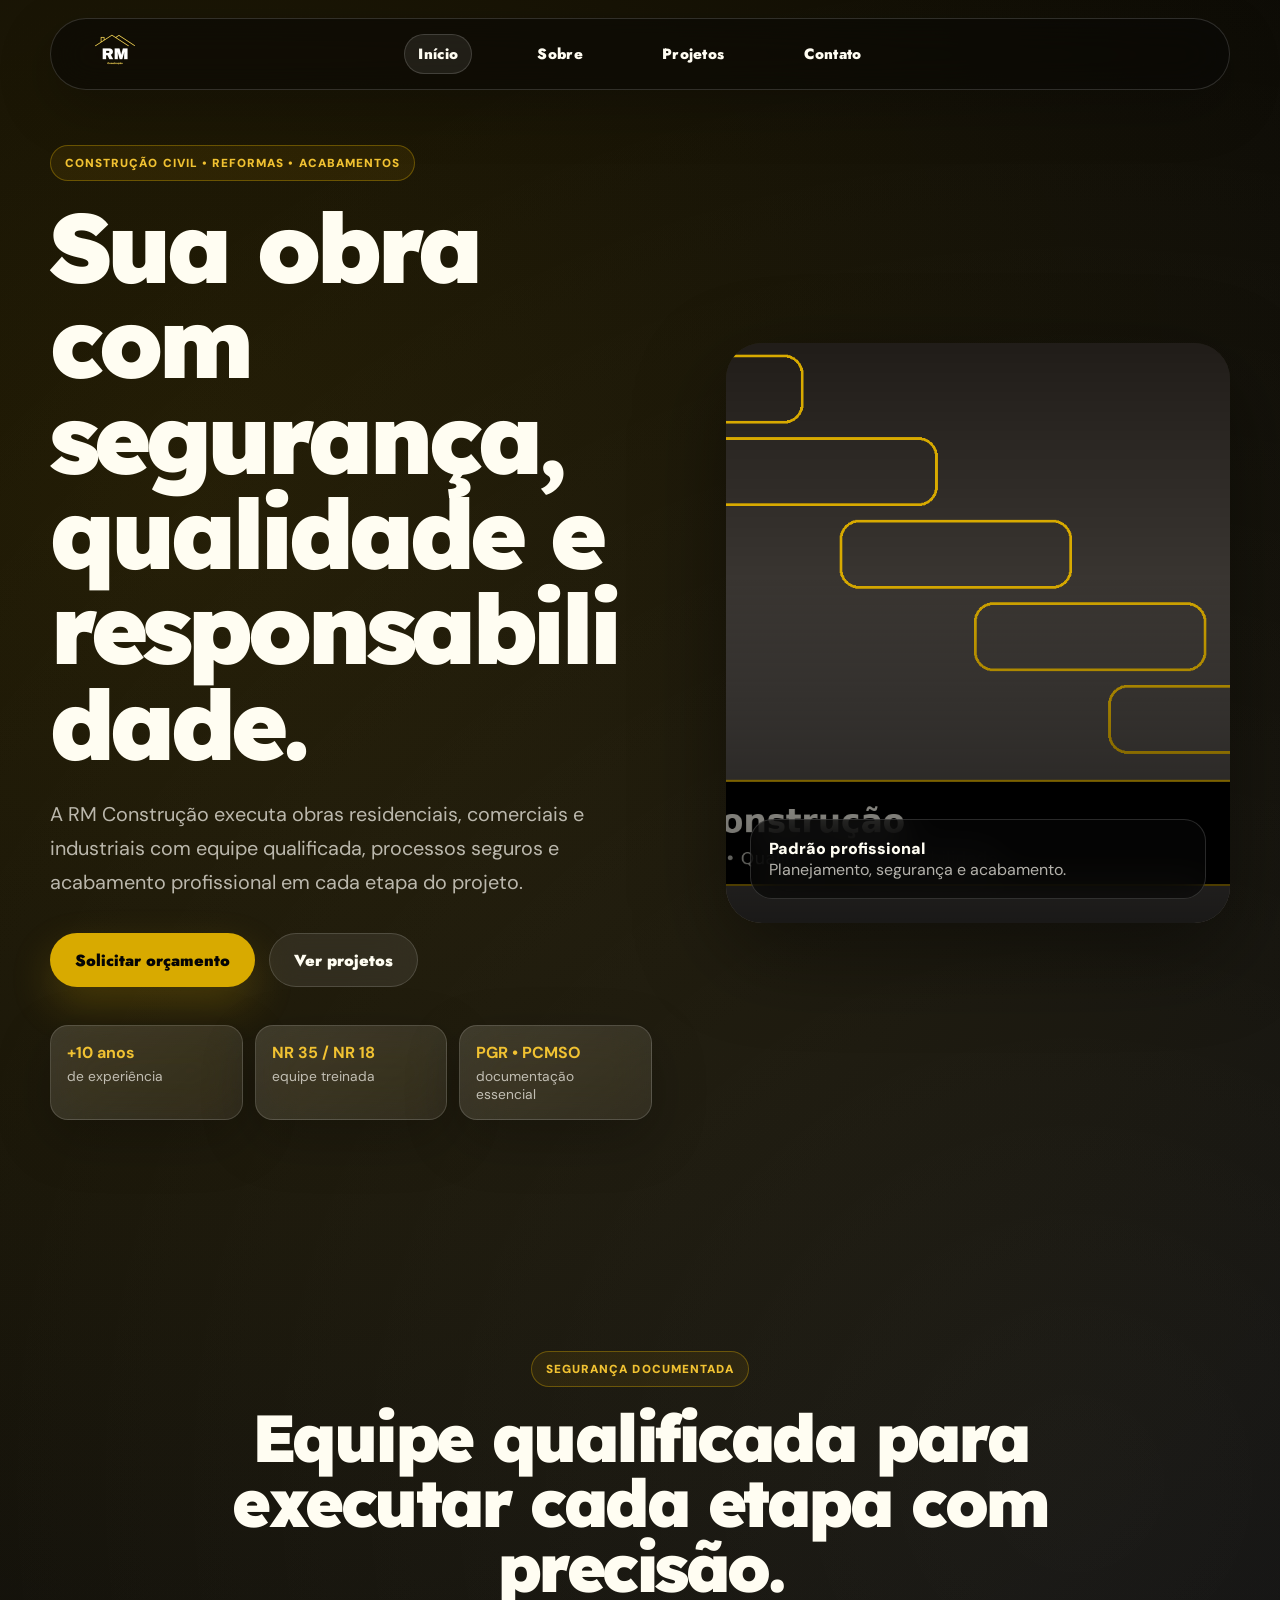
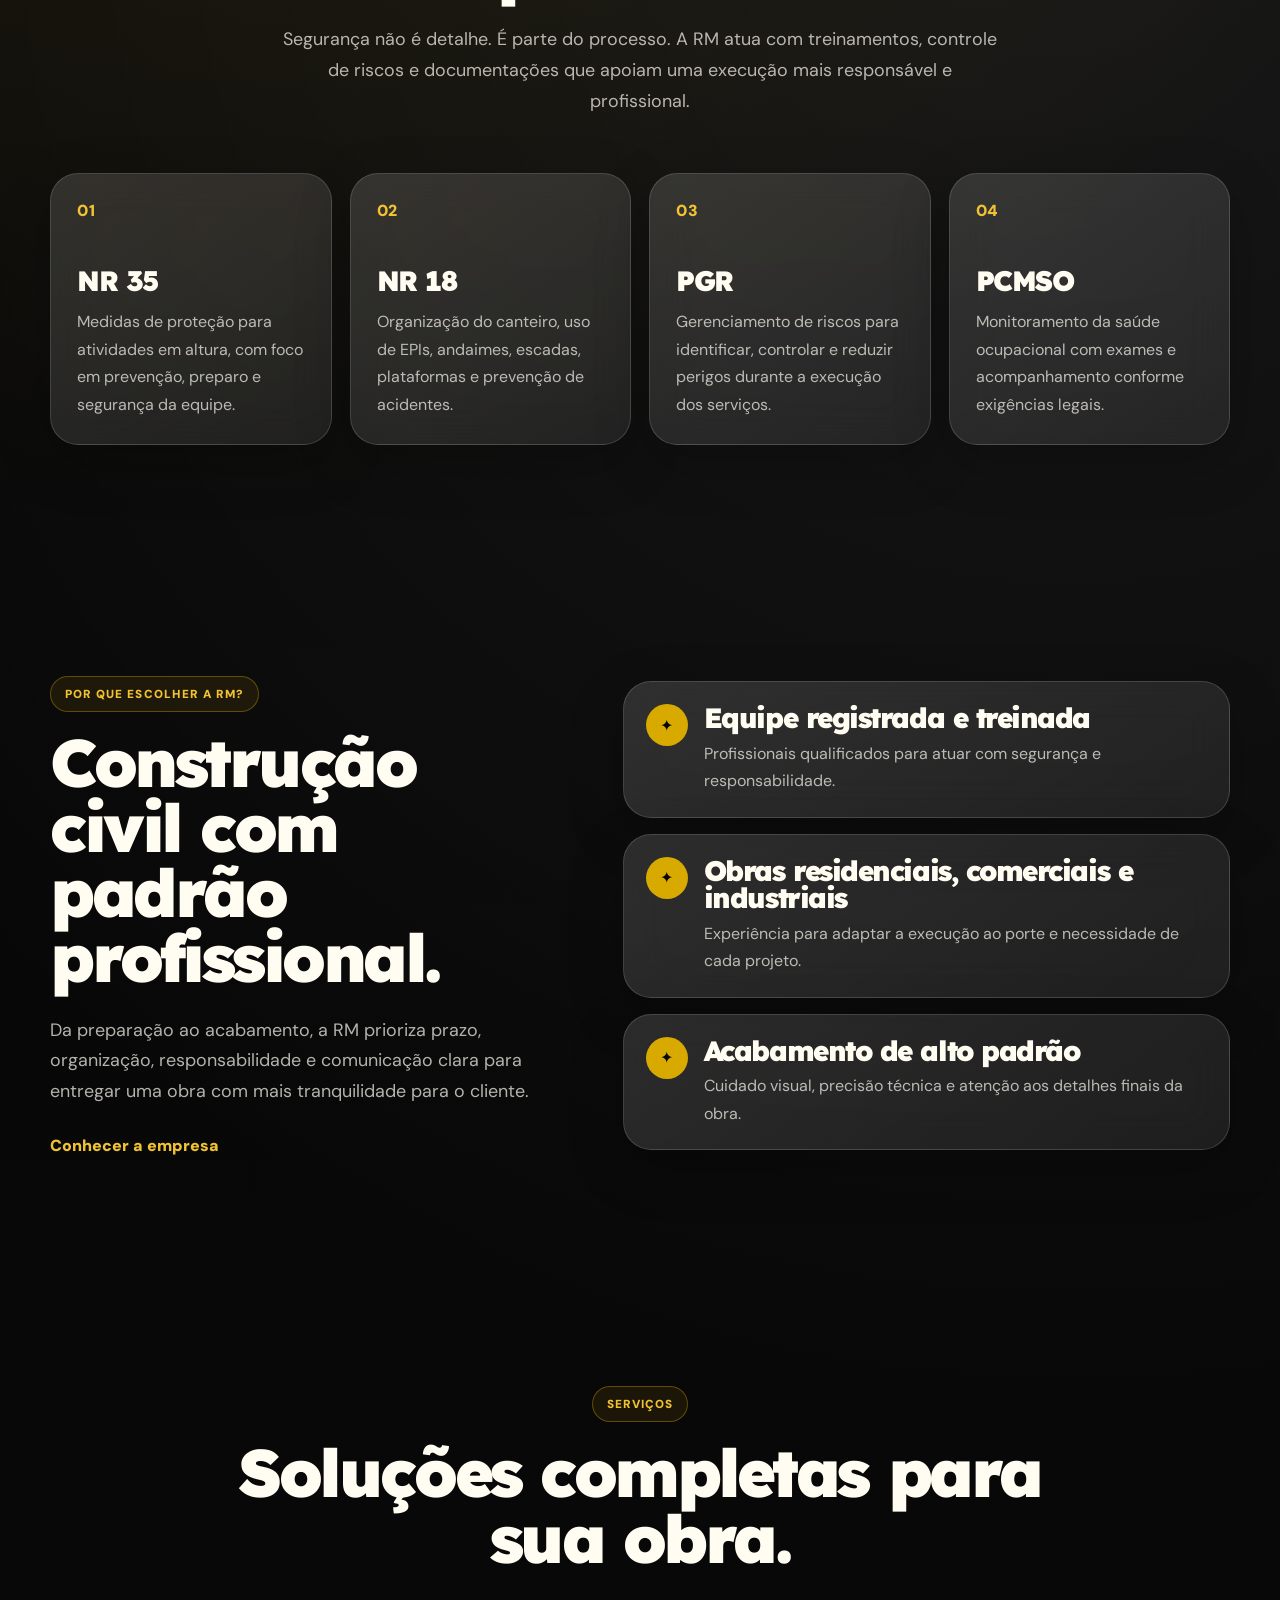
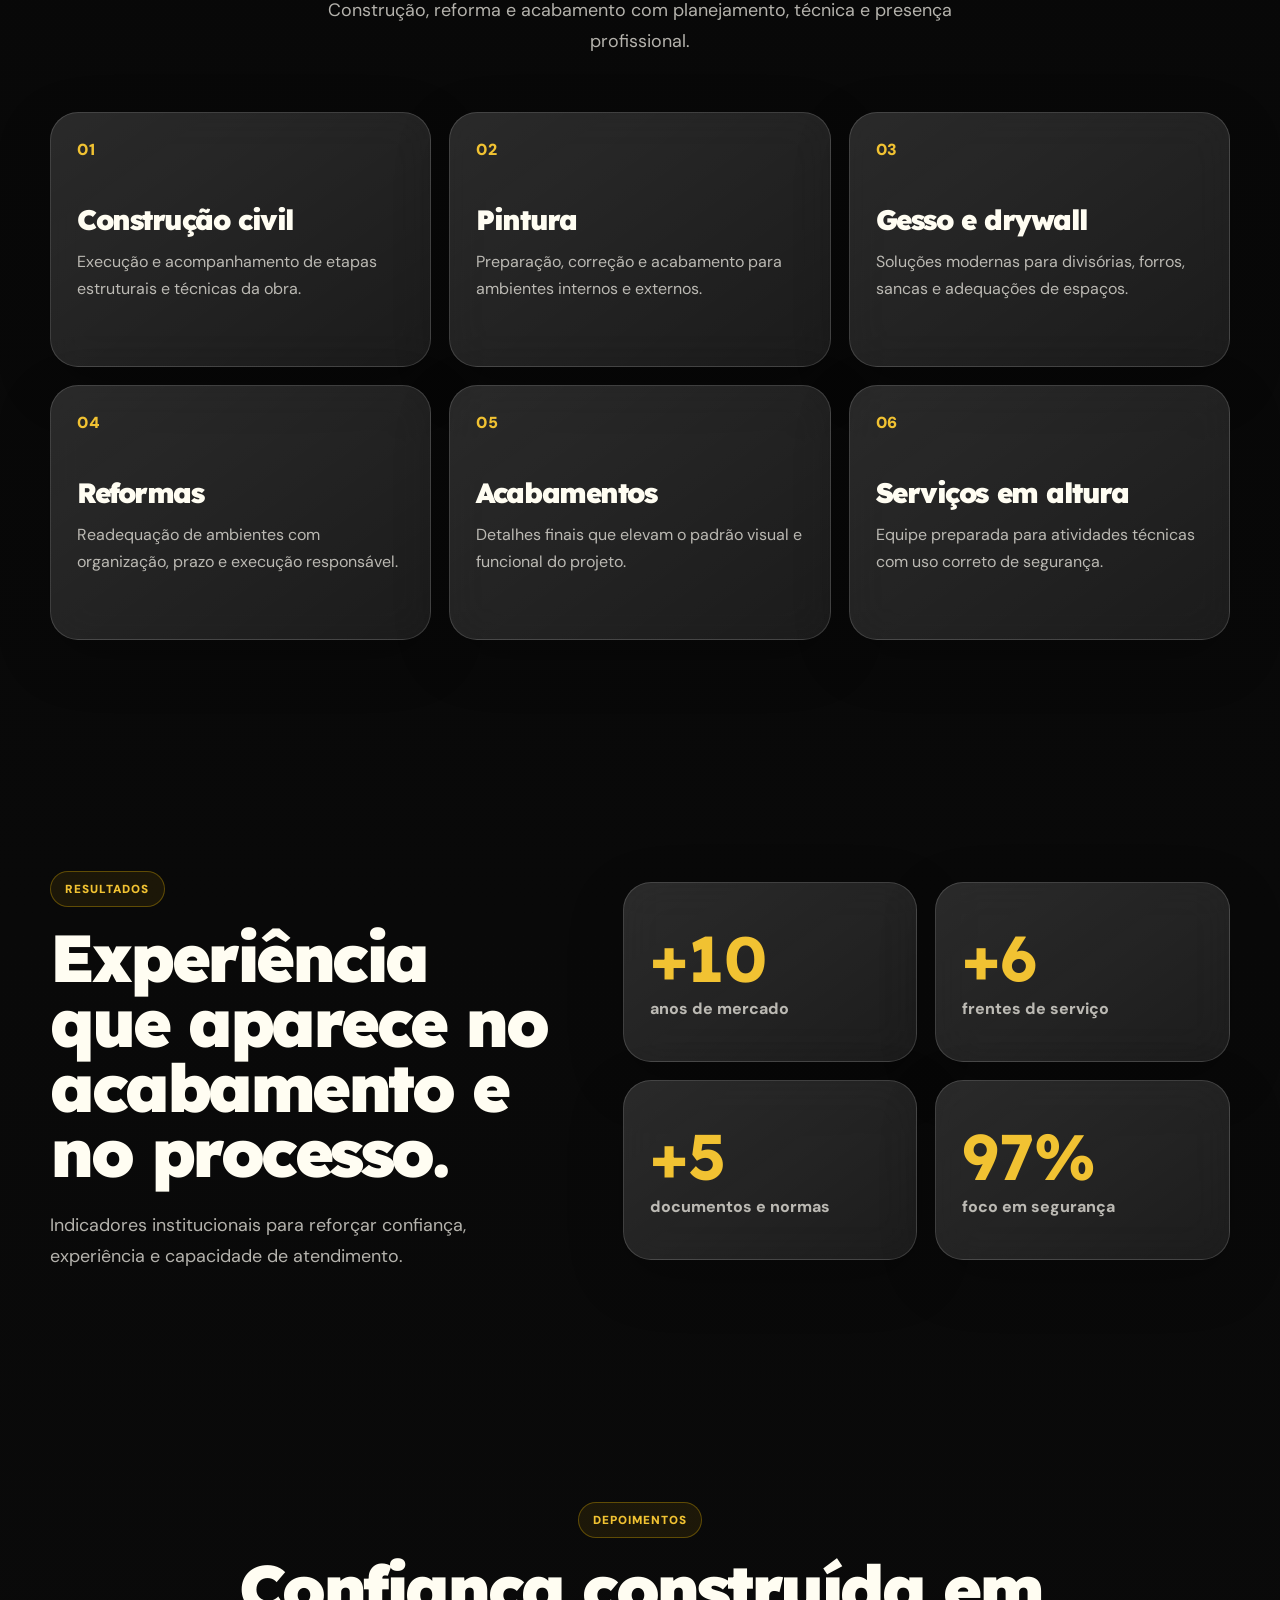
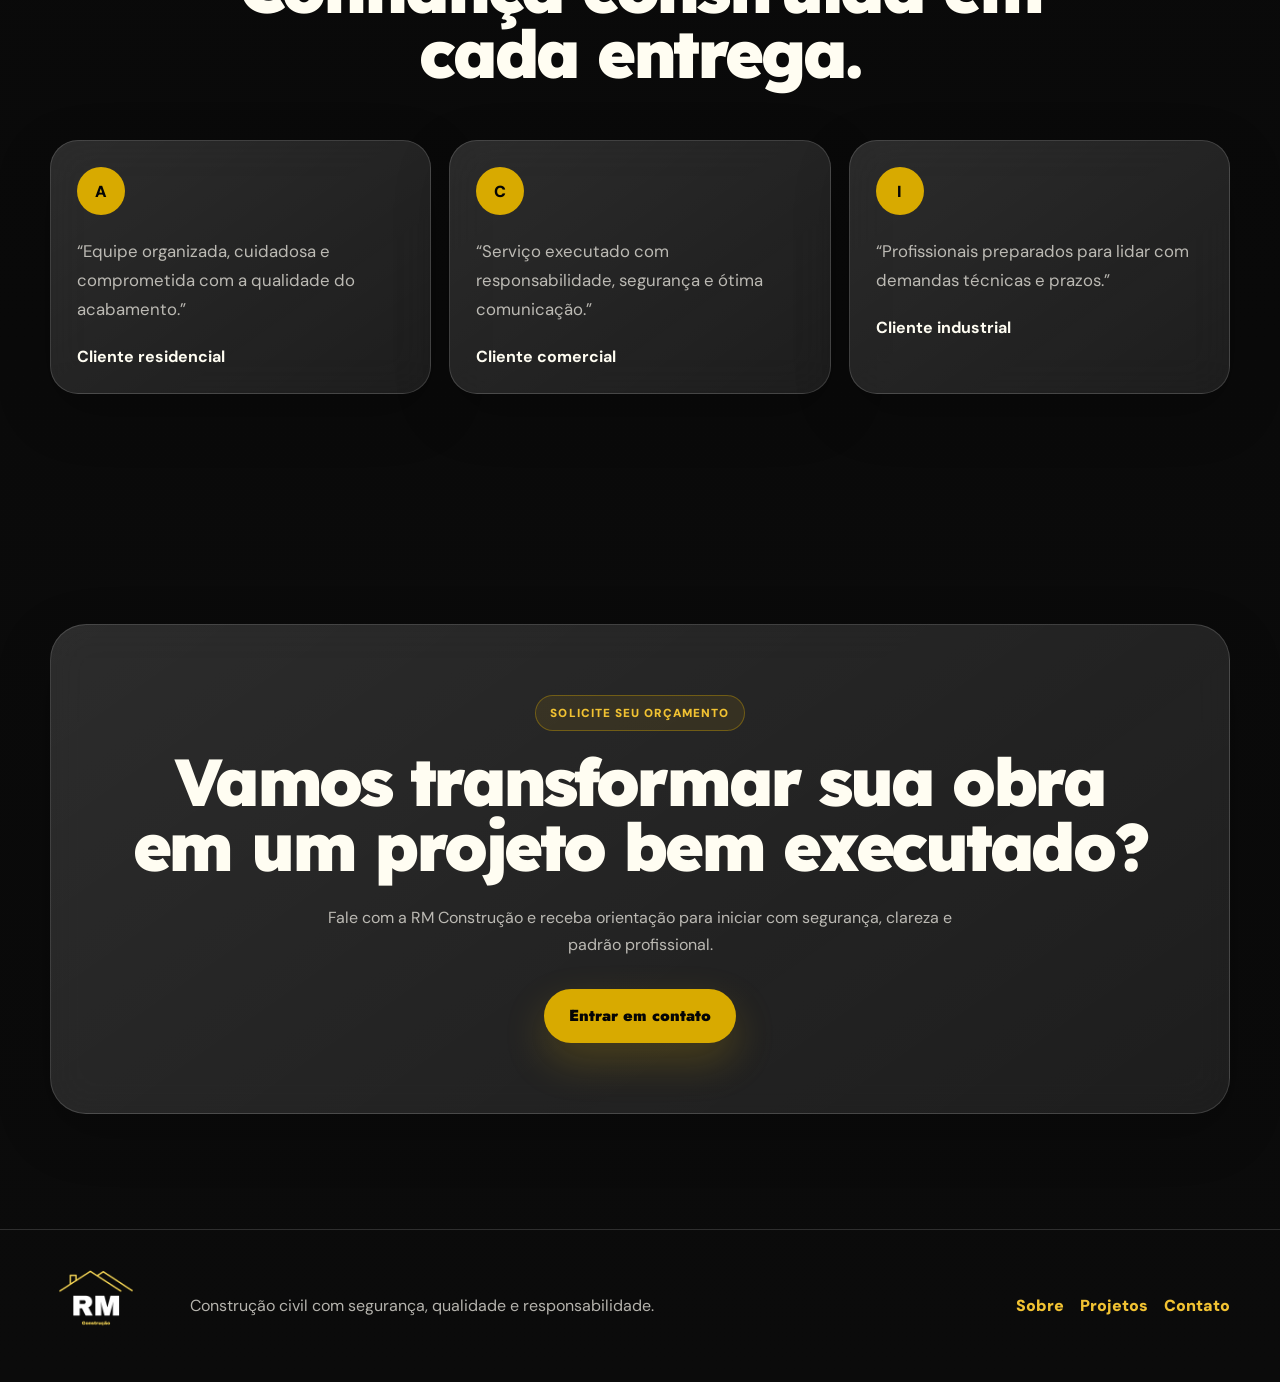
<file: index.html>
<!DOCTYPE html>
<html lang="pt-br">
<head>
  <meta charset="UTF-8" />
  <meta name="viewport" content="width=device-width, initial-scale=1.0" />
  <meta name="description" content="RM Construção: construção civil, reformas, pintura, gesso, drywall e acabamentos com segurança, documentação e alto padrão profissional." />
  <meta name="theme-color" content="#050505" />
  <title>RM Construção | Segurança, qualidade e responsabilidade</title>
  <link rel="preconnect" href="https://fonts.googleapis.com" />
  <link rel="preconnect" href="https://fonts.gstatic.com" crossorigin />
  <link rel="icon" href="assets/logos/favicon.ico" type="image/x-icon" />
  <link rel="stylesheet" href="css/style.css" />
  <link rel="stylesheet" href="css/responsive.css" />
</head>
<body>
  <header class="site-header" data-header>
    <a class="logo-link" href="index.html" aria-label="Página inicial da RM Construção">
      <img class="site-logo" data-logo src="assets/logos/logo-white.png" alt="RM Construção" width="132" height="72" />
    </a>

    <button class="menu-toggle" data-menu-toggle type="button" aria-label="Abrir menu" aria-controls="main-nav" aria-expanded="false">
      <span></span><span></span>
    </button>

    <nav class="main-nav" id="main-nav" data-nav aria-label="Navegação principal">
      <a href="index.html" class="active">Início</a>
      <a href="sobre.html">Sobre</a>
      <a href="projetos.html">Projetos</a>
      <a href="contato.html">Contato</a>
    </nav>
  </header>

  <main>
    <section class="hero section-pad" id="inicio">
      <div class="container hero-grid">
        <div class="hero-content reveal">
          <span class="eyebrow">Construção civil • Reformas • Acabamentos</span>
          <h1>Sua obra com segurança, qualidade e responsabilidade.</h1>
          <p>
            A RM Construção executa obras residenciais, comerciais e industriais com equipe qualificada,
            processos seguros e acabamento profissional em cada etapa do projeto.
          </p>
          <div class="hero-actions" aria-label="Ações principais">
            <a class="btn btn-primary" href="contato.html">Solicitar orçamento</a>
            <a class="btn btn-outline" href="projetos.html">Ver projetos</a>
          </div>
          <div class="trust-row" aria-label="Principais diferenciais">
            <div><strong>+10 anos</strong><span>de experiência</span></div>
            <div><strong>NR 35 / NR 18</strong><span>equipe treinada</span></div>
            <div><strong>PGR • PCMSO</strong><span>documentação essencial</span></div>
          </div>
        </div>

        <figure class="hero-visual reveal" aria-label="Obra executada pela RM Construção">
          <img src="assets/img/obra-premium.png" alt="Profissionais da construção civil em obra organizada" width="980" height="760" loading="eager" />
          <figcaption>
            <strong>Padrão profissional</strong>
            <span>Planejamento, segurança e acabamento.</span>
          </figcaption>
        </figure>
      </div>
    </section>

    <section class="section-pad safety-section" aria-labelledby="seguranca-title">
      <div class="container">
        <div class="section-head reveal">
          <span class="eyebrow">Segurança documentada</span>
          <h2 id="seguranca-title">Equipe qualificada para executar cada etapa com precisão.</h2>
          <p>
            Segurança não é detalhe. É parte do processo. A RM atua com treinamentos, controle de riscos
            e documentações que apoiam uma execução mais responsável e profissional.
          </p>
        </div>

        <div class="cards-grid safety-grid">
          <article class="info-card reveal">
            <span class="card-number">01</span>
            <h3>NR 35</h3>
            <p>Medidas de proteção para atividades em altura, com foco em prevenção, preparo e segurança da equipe.</p>
          </article>
          <article class="info-card reveal">
            <span class="card-number">02</span>
            <h3>NR 18</h3>
            <p>Organização do canteiro, uso de EPIs, andaimes, escadas, plataformas e prevenção de acidentes.</p>
          </article>
          <article class="info-card reveal">
            <span class="card-number">03</span>
            <h3>PGR</h3>
            <p>Gerenciamento de riscos para identificar, controlar e reduzir perigos durante a execução dos serviços.</p>
          </article>
          <article class="info-card reveal">
            <span class="card-number">04</span>
            <h3>PCMSO</h3>
            <p>Monitoramento da saúde ocupacional com exames e acompanhamento conforme exigências legais.</p>
          </article>
        </div>
      </div>
    </section>

    <section class="section-pad split-section" aria-labelledby="diferenciais-title">
      <div class="container split-grid">
        <div class="section-head align-left reveal">
          <span class="eyebrow">Por que escolher a RM?</span>
          <h2 id="diferenciais-title">Construção civil com padrão profissional.</h2>
          <p>
            Da preparação ao acabamento, a RM prioriza prazo, organização, responsabilidade e comunicação clara
            para entregar uma obra com mais tranquilidade para o cliente.
          </p>
          <a class="text-link" href="sobre.html">Conhecer a empresa</a>
        </div>

        <div class="feature-list reveal">
          <article><span>✦</span><div><h3>Equipe registrada e treinada</h3><p>Profissionais qualificados para atuar com segurança e responsabilidade.</p></div></article>
          <article><span>✦</span><div><h3>Obras residenciais, comerciais e industriais</h3><p>Experiência para adaptar a execução ao porte e necessidade de cada projeto.</p></div></article>
          <article><span>✦</span><div><h3>Acabamento de alto padrão</h3><p>Cuidado visual, precisão técnica e atenção aos detalhes finais da obra.</p></div></article>
        </div>
      </div>
    </section>

    <section class="section-pad services-section" aria-labelledby="servicos-title">
      <div class="container">
        <div class="section-head reveal">
          <span class="eyebrow">Serviços</span>
          <h2 id="servicos-title">Soluções completas para sua obra.</h2>
          <p>Construção, reforma e acabamento com planejamento, técnica e presença profissional.</p>
        </div>

        <div class="service-grid">
          <article class="service-card reveal"><span>01</span><h3>Construção civil</h3><p>Execução e acompanhamento de etapas estruturais e técnicas da obra.</p></article>
          <article class="service-card reveal"><span>02</span><h3>Pintura</h3><p>Preparação, correção e acabamento para ambientes internos e externos.</p></article>
          <article class="service-card reveal"><span>03</span><h3>Gesso e drywall</h3><p>Soluções modernas para divisórias, forros, sancas e adequações de espaços.</p></article>
          <article class="service-card reveal"><span>04</span><h3>Reformas</h3><p>Readequação de ambientes com organização, prazo e execução responsável.</p></article>
          <article class="service-card reveal"><span>05</span><h3>Acabamentos</h3><p>Detalhes finais que elevam o padrão visual e funcional do projeto.</p></article>
          <article class="service-card reveal"><span>06</span><h3>Serviços em altura</h3><p>Equipe preparada para atividades técnicas com uso correto de segurança.</p></article>
        </div>
      </div>
    </section>

    <section class="section-pad results-section" aria-labelledby="resultados-title">
      <div class="container results-grid">
        <div class="section-head align-left reveal">
          <span class="eyebrow">Resultados</span>
          <h2 id="resultados-title">Experiência que aparece no acabamento e no processo.</h2>
          <p>Indicadores institucionais para reforçar confiança, experiência e capacidade de atendimento.</p>
        </div>
        <div class="metric-grid reveal" aria-label="Métricas da RM Construção">
          <article><strong data-counter="10">0</strong><span>anos de mercado</span></article>
          <article><strong data-counter="6">0</strong><span>frentes de serviço</span></article>
          <article><strong data-counter="5">0</strong><span>documentos e normas</span></article>
          <article><strong data-counter="100">0</strong><span>foco em segurança</span></article>
        </div>
      </div>
    </section>

    <section class="section-pad testimonials-section" aria-labelledby="depoimentos-title">
      <div class="container">
        <div class="section-head reveal">
          <span class="eyebrow">Depoimentos</span>
          <h2 id="depoimentos-title">Confiança construída em cada entrega.</h2>
        </div>
        <div class="testimonial-grid">
          <article class="testimonial-card reveal"><div class="avatar">A</div><p>“Equipe organizada, cuidadosa e comprometida com a qualidade do acabamento.”</p><strong>Cliente residencial</strong></article>
          <article class="testimonial-card reveal"><div class="avatar">C</div><p>“Serviço executado com responsabilidade, segurança e ótima comunicação.”</p><strong>Cliente comercial</strong></article>
          <article class="testimonial-card reveal"><div class="avatar">I</div><p>“Profissionais preparados para lidar com demandas técnicas e prazos.”</p><strong>Cliente industrial</strong></article>
        </div>
      </div>
    </section>

    <section class="final-cta section-pad" aria-labelledby="cta-title">
      <div class="container cta-card reveal">
        <span class="eyebrow">Solicite seu orçamento</span>
        <h2 id="cta-title">Vamos transformar sua obra em um projeto bem executado?</h2>
        <p>Fale com a RM Construção e receba orientação para iniciar com segurança, clareza e padrão profissional.</p>
        <a class="btn btn-primary" href="contato.html">Entrar em contato</a>
      </div>
    </section>
  </main>

  <footer class="site-footer">
    <div class="container footer-grid">
      <a href="index.html" aria-label="RM Construção"><img data-footer-logo src="assets/logos/logo-white.png" alt="RM Construção" width="132" height="72" /></a>
      <p>Construção civil com segurança, qualidade e responsabilidade.</p>
      <nav aria-label="Links do rodapé"><a href="sobre.html">Sobre</a><a href="projetos.html">Projetos</a><a href="contato.html">Contato</a></nav>
    </div>
  </footer>

  <script src="js/main.js"></script>
</body>
</html>
</file>
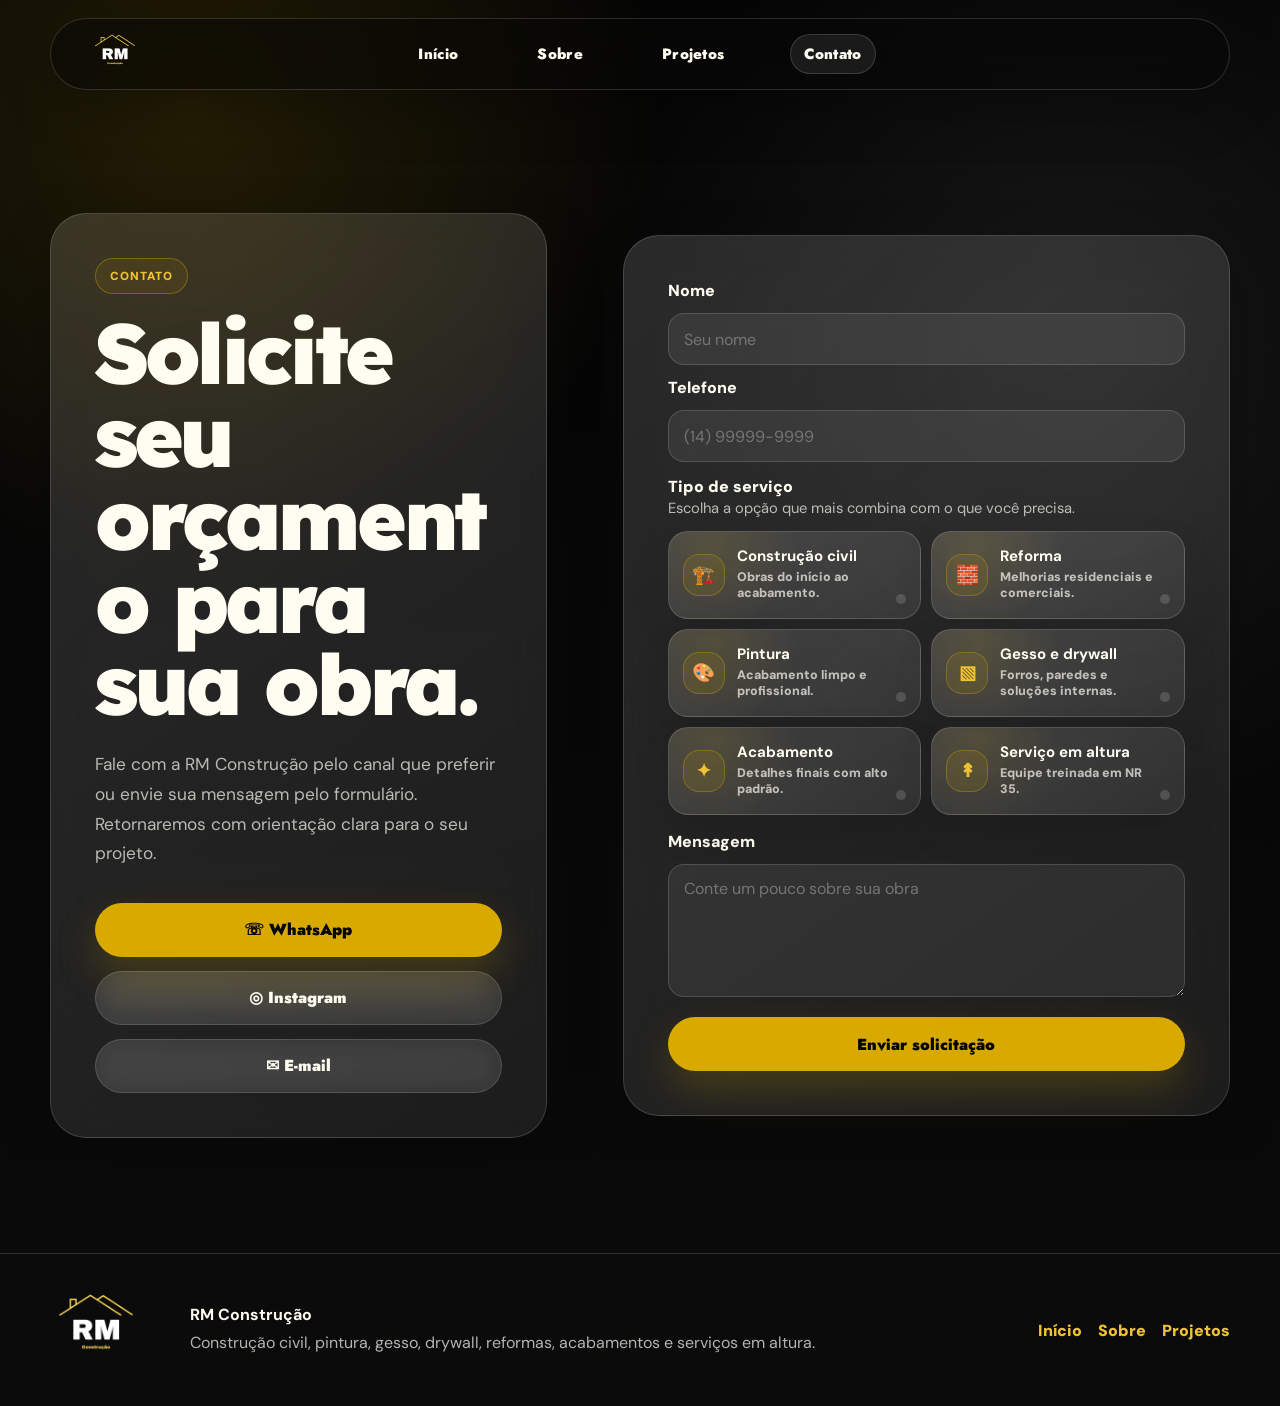
<file: contato.html>
<!DOCTYPE html>
<html lang="pt-br">
<head>
  <meta charset="UTF-8" />
  <meta name="viewport" content="width=device-width, initial-scale=1.0" />
  <meta name="description" content="Solicite orçamento com a RM Construção para construção civil, reformas, pintura, gesso, drywall, acabamentos e serviços em altura." />
  <meta name="theme-color" content="#050505" />
  <title>RM Construção | Solicite seu orçamento</title>
  <link rel="preconnect" href="https://fonts.googleapis.com" />
  <link rel="preconnect" href="https://fonts.gstatic.com" crossorigin />
  <link rel="icon" href="assets/logos/favicon.ico" type="image/x-icon" />
  <link rel="stylesheet" href="css/style.css" />
  <link rel="stylesheet" href="css/responsive.css" />
</head>
<body>
  <header class="site-header" data-header>
    <a class="logo-link" href="index.html" aria-label="Página inicial da RM Construção"><img class="site-logo" data-logo src="assets/logos/logo-white.png" alt="RM Construção" width="132" height="72" /></a>
    <button class="menu-toggle" data-menu-toggle type="button" aria-label="Abrir menu" aria-controls="main-nav" aria-expanded="false"><span></span><span></span></button>
    <nav class="main-nav" id="main-nav" data-nav aria-label="Navegação principal"><a href="index.html">Início</a><a href="sobre.html">Sobre</a><a href="projetos.html">Projetos</a><a href="contato.html" class="active">Contato</a></nav>
  </header>

  <main class="page-main">
    <section class="section-pad contact-section" aria-labelledby="contato-title">
      <div class="container contact-grid">
        <div class="contact-copy reveal">
          <span class="eyebrow">Contato</span>
          <h1 id="contato-title">Solicite seu orçamento para sua obra.</h1>
          <p>Fale com a RM Construção pelo canal que preferir ou envie sua mensagem pelo formulário. Retornaremos com orientação clara para o seu projeto.</p>

          <div class="contact-actions vertical">
            <a class="btn btn-primary" href="https://wa.me/5514997304348" target="_blank" rel="noopener" aria-label="Chamar RM Construção no WhatsApp">☏ WhatsApp</a>
            <a class="btn btn-outline" href="https://www.instagram.com/equiperm.marilia" target="_blank" rel="noopener" aria-label="Abrir Instagram da RM Construção">◎ Instagram</a>
            <a class="btn btn-outline" href="mailto:equiperm.construções@gmail.com" aria-label="Enviar e-mail para RM Construção">✉ E-mail</a>
          </div>
        </div>

        <form class="contact-form reveal" action="mailto:equiperm.construções@gmail.com" method="post" enctype="text/plain">
          <label for="nome">Nome</label>
          <input id="nome" name="nome" type="text" autocomplete="name" placeholder="Seu nome" required />

          <label for="telefone">Telefone</label>
          <input id="telefone" name="telefone" type="tel" autocomplete="tel" placeholder="(14) 99999-9999" required />

          <fieldset class="service-picker" aria-labelledby="servico-label">
            <legend id="servico-label">Tipo de serviço</legend>
            <p>Escolha a opção que mais combina com o que você precisa.</p>

            <div class="service-options" role="radiogroup" aria-labelledby="servico-label">
              <label class="service-option">
                <input type="radio" name="servico" value="Construção civil" required />
                <span class="service-icon" aria-hidden="true">🏗️</span>
                <span class="service-text">
                  <strong>Construção civil</strong>
                  <small>Obras do início ao acabamento.</small>
                </span>
              </label>

              <label class="service-option">
                <input type="radio" name="servico" value="Reforma" />
                <span class="service-icon" aria-hidden="true">🧱</span>
                <span class="service-text">
                  <strong>Reforma</strong>
                  <small>Melhorias residenciais e comerciais.</small>
                </span>
              </label>

              <label class="service-option">
                <input type="radio" name="servico" value="Pintura" />
                <span class="service-icon" aria-hidden="true">🎨</span>
                <span class="service-text">
                  <strong>Pintura</strong>
                  <small>Acabamento limpo e profissional.</small>
                </span>
              </label>

              <label class="service-option">
                <input type="radio" name="servico" value="Gesso e drywall" />
                <span class="service-icon" aria-hidden="true">▧</span>
                <span class="service-text">
                  <strong>Gesso e drywall</strong>
                  <small>Forros, paredes e soluções internas.</small>
                </span>
              </label>

              <label class="service-option">
                <input type="radio" name="servico" value="Acabamento" />
                <span class="service-icon" aria-hidden="true">✦</span>
                <span class="service-text">
                  <strong>Acabamento</strong>
                  <small>Detalhes finais com alto padrão.</small>
                </span>
              </label>

              <label class="service-option">
                <input type="radio" name="servico" value="Serviço em altura" />
                <span class="service-icon" aria-hidden="true">↟</span>
                <span class="service-text">
                  <strong>Serviço em altura</strong>
                  <small>Equipe treinada em NR 35.</small>
                </span>
              </label>
            </div>
          </fieldset>

          <label for="mensagem">Mensagem</label>
          <textarea id="mensagem" name="mensagem" rows="5" placeholder="Conte um pouco sobre sua obra"></textarea>

          <button class="btn btn-primary" type="submit">Enviar solicitação</button>
        </form>
      </div>
    </section>
  </main>

  <footer class="site-footer footer-large">
    <div class="container footer-grid">
      <a href="index.html" aria-label="RM Construção"><img data-footer-logo src="assets/logos/logo-white.png" alt="RM Construção" width="132" height="72" /></a>
      <div>
        <strong>RM Construção</strong>
        <p>Construção civil, pintura, gesso, drywall, reformas, acabamentos e serviços em altura.</p>
      </div>
      <nav aria-label="Links do rodapé"><a href="index.html">Início</a><a href="sobre.html">Sobre</a><a href="projetos.html">Projetos</a></nav>
    </div>
  </footer>
  <script src="js/main.js"></script>
</body>
</html>
</file>
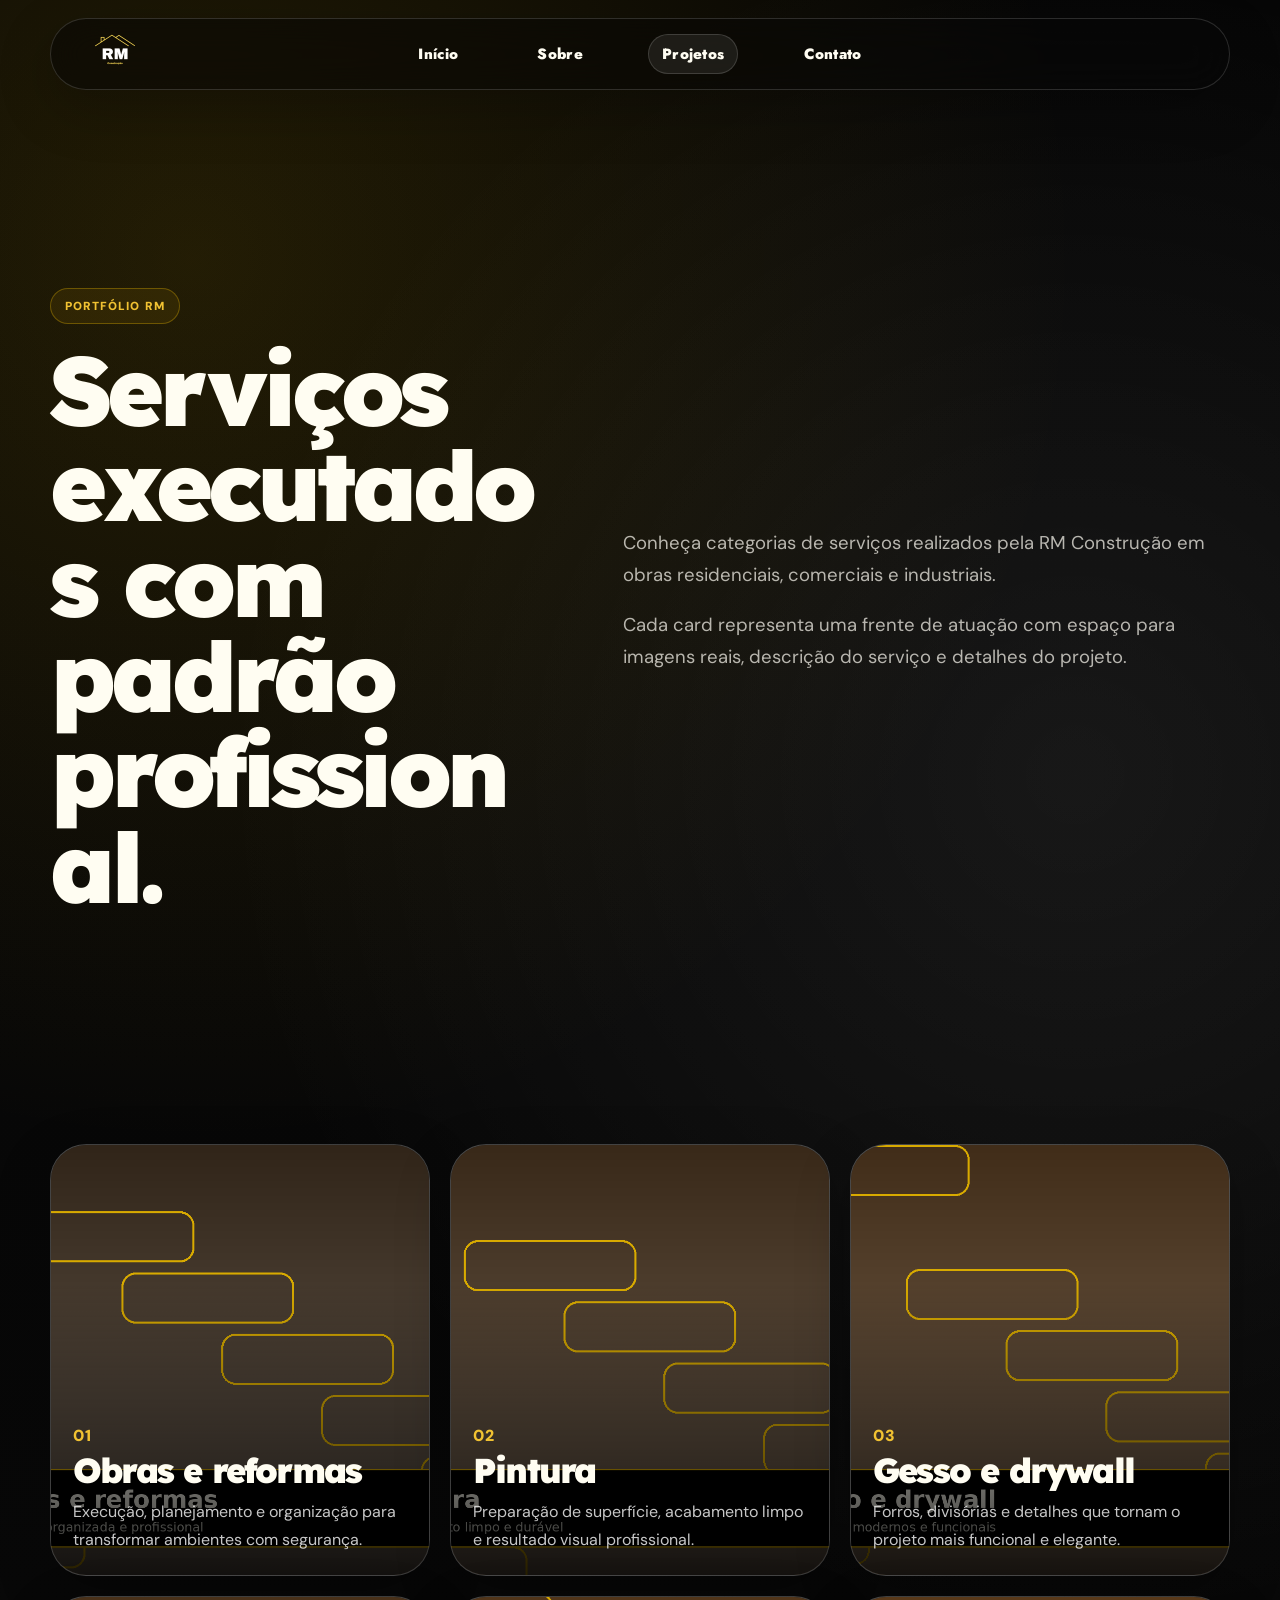
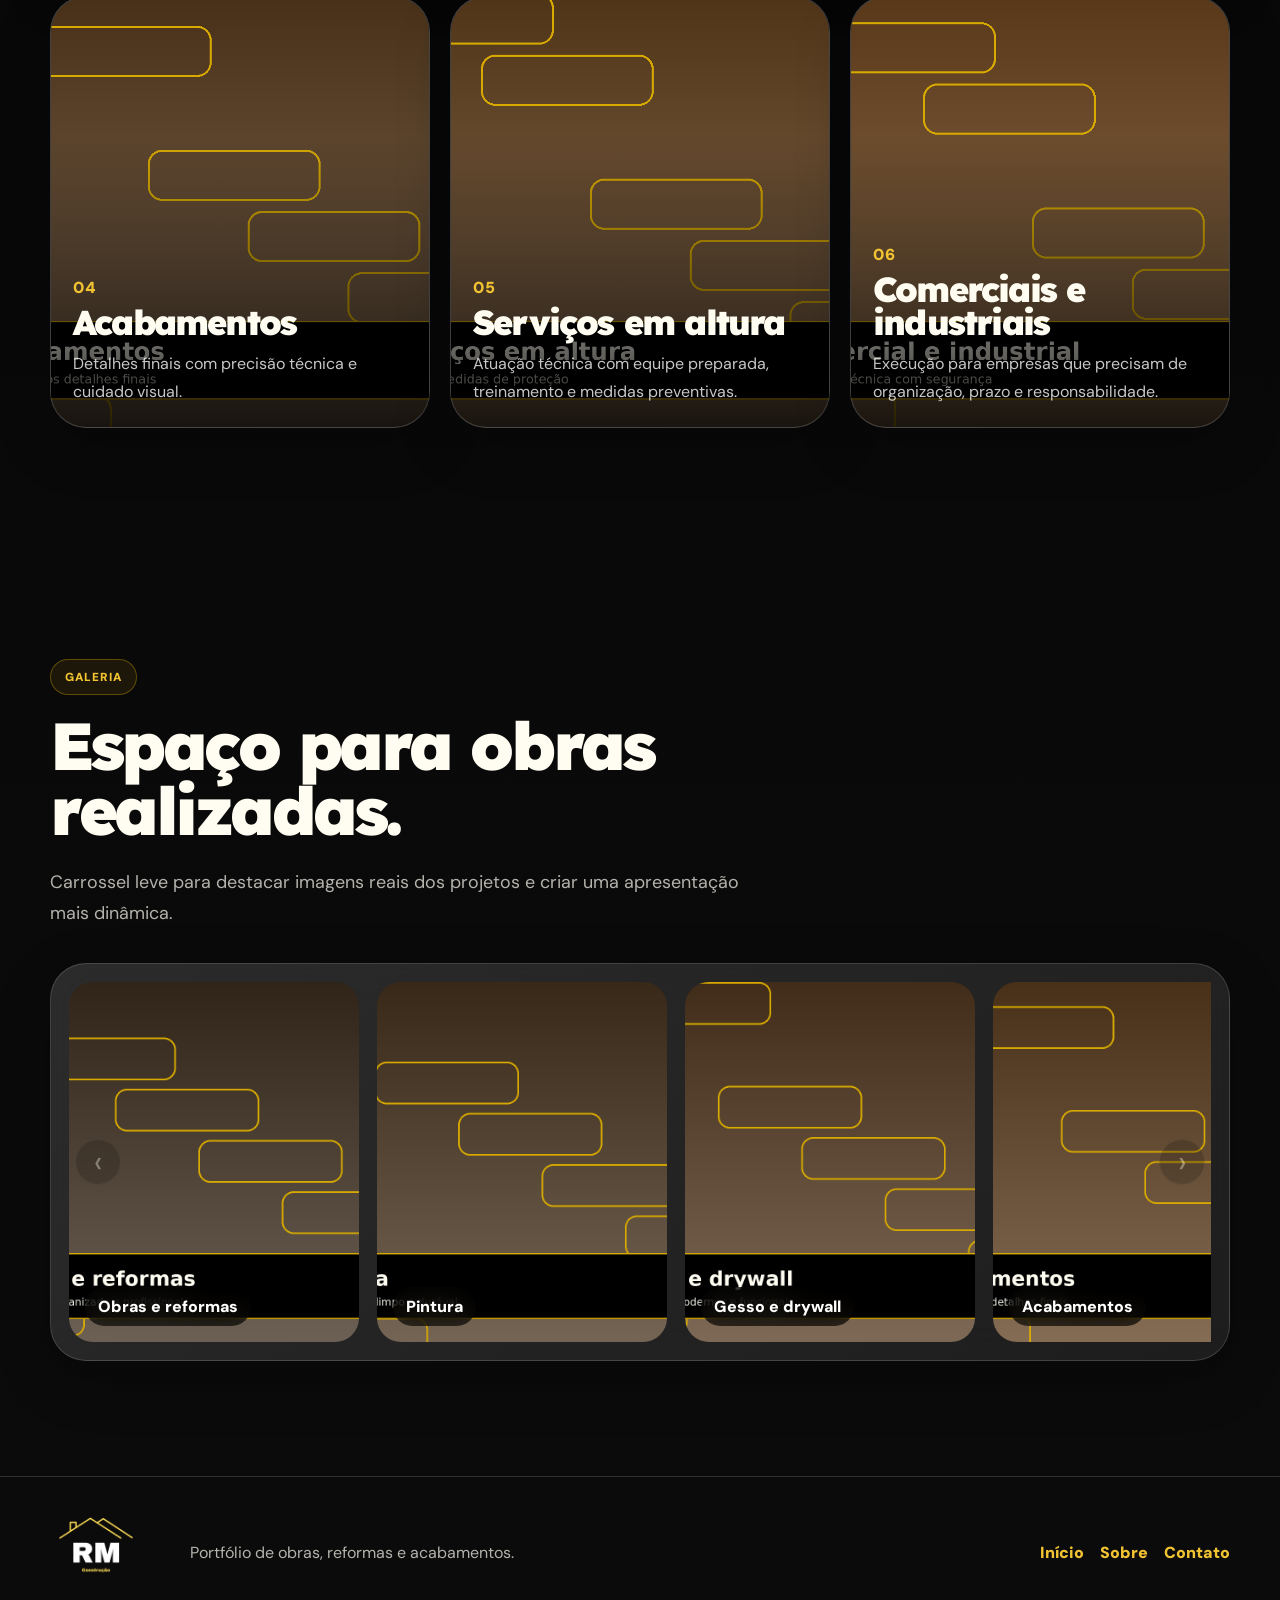
<file: projetos.html>
<!DOCTYPE html>
<html lang="pt-br">
<head>
  <meta charset="UTF-8" />
  <meta name="viewport" content="width=device-width, initial-scale=1.0" />
  <meta name="description" content="Portfólio de projetos e serviços da RM Construção: obras, reformas, pintura, gesso, drywall, acabamentos e serviços em altura." />
  <meta name="theme-color" content="#050505" />
  <title>RM Construção | Projetos e serviços</title>
  <link rel="preconnect" href="https://fonts.googleapis.com" />
  <link rel="preconnect" href="https://fonts.gstatic.com" crossorigin />
  <link rel="icon" href="assets/logos/favicon.ico" type="image/x-icon" />
  <link rel="stylesheet" href="css/style.css" />
  <link rel="stylesheet" href="css/responsive.css" />
</head>
<body>
  <header class="site-header" data-header>
    <a class="logo-link" href="index.html" aria-label="Página inicial da RM Construção"><img class="site-logo" data-logo src="assets/logos/logo-white.png" alt="RM Construção" width="132" height="72" /></a>
    <button class="menu-toggle" data-menu-toggle type="button" aria-label="Abrir menu" aria-controls="main-nav" aria-expanded="false"><span></span><span></span></button>
    <nav class="main-nav" id="main-nav" data-nav aria-label="Navegação principal"><a href="index.html">Início</a><a href="sobre.html">Sobre</a><a href="projetos.html" class="active">Projetos</a><a href="contato.html">Contato</a></nav>
  </header>

  <main class="page-main">
    <section class="section-pad page-hero projects-hero" aria-labelledby="projetos-title">
      <div class="container page-hero-grid">
        <div class="reveal">
          <span class="eyebrow">Portfólio RM</span>
          <h1 id="projetos-title">Serviços executados com padrão profissional.</h1>
        </div>
        <div class="page-copy reveal">
          <p>Conheça categorias de serviços realizados pela RM Construção em obras residenciais, comerciais e industriais.</p>
          <p>Cada card representa uma frente de atuação com espaço para imagens reais, descrição do serviço e detalhes do projeto.</p>
        </div>
      </div>
    </section>

    <section class="section-pad gallery-section" aria-label="Categorias de projetos">
      <div class="container">
        <div class="project-gallery">
          <article class="work-card reveal" data-project-card tabindex="0">
            <img src="assets/img/projeto-obras.png" alt="Obra e reforma executada pela RM Construção" width="720" height="520" loading="lazy" />
            <div><span>01</span><h2>Obras e reformas</h2><p>Execução, planejamento e organização para transformar ambientes com segurança.</p></div>
          </article>
          <article class="work-card reveal" data-project-card tabindex="0">
            <img src="assets/img/projeto-pintura.png" alt="Serviço de pintura profissional" width="720" height="520" loading="lazy" />
            <div><span>02</span><h2>Pintura</h2><p>Preparação de superfície, acabamento limpo e resultado visual profissional.</p></div>
          </article>
          <article class="work-card reveal" data-project-card tabindex="0">
            <img src="assets/img/projeto-drywall.png" alt="Gesso e drywall em ambiente moderno" width="720" height="520" loading="lazy" />
            <div><span>03</span><h2>Gesso e drywall</h2><p>Forros, divisórias e detalhes que tornam o projeto mais funcional e elegante.</p></div>
          </article>
          <article class="work-card reveal" data-project-card tabindex="0">
            <img src="assets/img/projeto-acabamento.png" alt="Acabamento de obra com alto padrão" width="720" height="520" loading="lazy" />
            <div><span>04</span><h2>Acabamentos</h2><p>Detalhes finais com precisão técnica e cuidado visual.</p></div>
          </article>
          <article class="work-card reveal" data-project-card tabindex="0">
            <img src="assets/img/projeto-altura.png" alt="Serviços em altura com segurança" width="720" height="520" loading="lazy" />
            <div><span>05</span><h2>Serviços em altura</h2><p>Atuação técnica com equipe preparada, treinamento e medidas preventivas.</p></div>
          </article>
          <article class="work-card reveal" data-project-card tabindex="0">
            <img src="assets/img/projeto-industrial.png" alt="Obra comercial e industrial" width="720" height="520" loading="lazy" />
            <div><span>06</span><h2>Comerciais e industriais</h2><p>Execução para empresas que precisam de organização, prazo e responsabilidade.</p></div>
          </article>
        </div>
      </div>
    </section>

    <section class="section-pad carousel-section" aria-labelledby="galeria-title">
      <div class="container">
        <div class="section-head align-left reveal">
          <span class="eyebrow">Galeria</span>
          <h2 id="galeria-title">Espaço para obras realizadas.</h2>
          <p>Carrossel leve para destacar imagens reais dos projetos e criar uma apresentação mais dinâmica.</p>
        </div>

        <div class="carousel reveal" data-carousel>
          <button class="carousel-btn prev" type="button" data-carousel-prev aria-label="Projeto anterior">‹</button>
          <div class="carousel-track" data-carousel-track>
            <figure><img src="assets/img/projeto-obras.png" alt="Projeto de obra e reforma" /><figcaption>Obras e reformas</figcaption></figure>
            <figure><img src="assets/img/projeto-pintura.png" alt="Projeto de pintura" /><figcaption>Pintura</figcaption></figure>
            <figure><img src="assets/img/projeto-drywall.png" alt="Projeto de gesso e drywall" /><figcaption>Gesso e drywall</figcaption></figure>
            <figure><img src="assets/img/projeto-acabamento.png" alt="Projeto de acabamento" /><figcaption>Acabamentos</figcaption></figure>
          </div>
          <button class="carousel-btn next" type="button" data-carousel-next aria-label="Próximo projeto">›</button>
        </div>
      </div>
    </section>
  </main>

  <dialog class="project-modal" data-project-modal aria-labelledby="modal-title">
    <button class="modal-close" type="button" data-modal-close aria-label="Fechar detalhes">×</button>
    <h2 id="modal-title">Projeto RM Construção</h2>
    <p data-modal-text>Detalhes do projeto.</p>
    <a class="btn btn-primary" href="contato.html">Solicitar orçamento</a>
  </dialog>

  <footer class="site-footer">
    <div class="container footer-grid">
      <a href="index.html" aria-label="RM Construção"><img data-footer-logo src="assets/logos/logo-white.png" alt="RM Construção" width="132" height="72" /></a>
      <p>Portfólio de obras, reformas e acabamentos.</p>
      <nav aria-label="Links do rodapé"><a href="index.html">Início</a><a href="sobre.html">Sobre</a><a href="contato.html">Contato</a></nav>
    </div>
  </footer>
  <script src="js/main.js"></script>
</body>
</html>
</file>
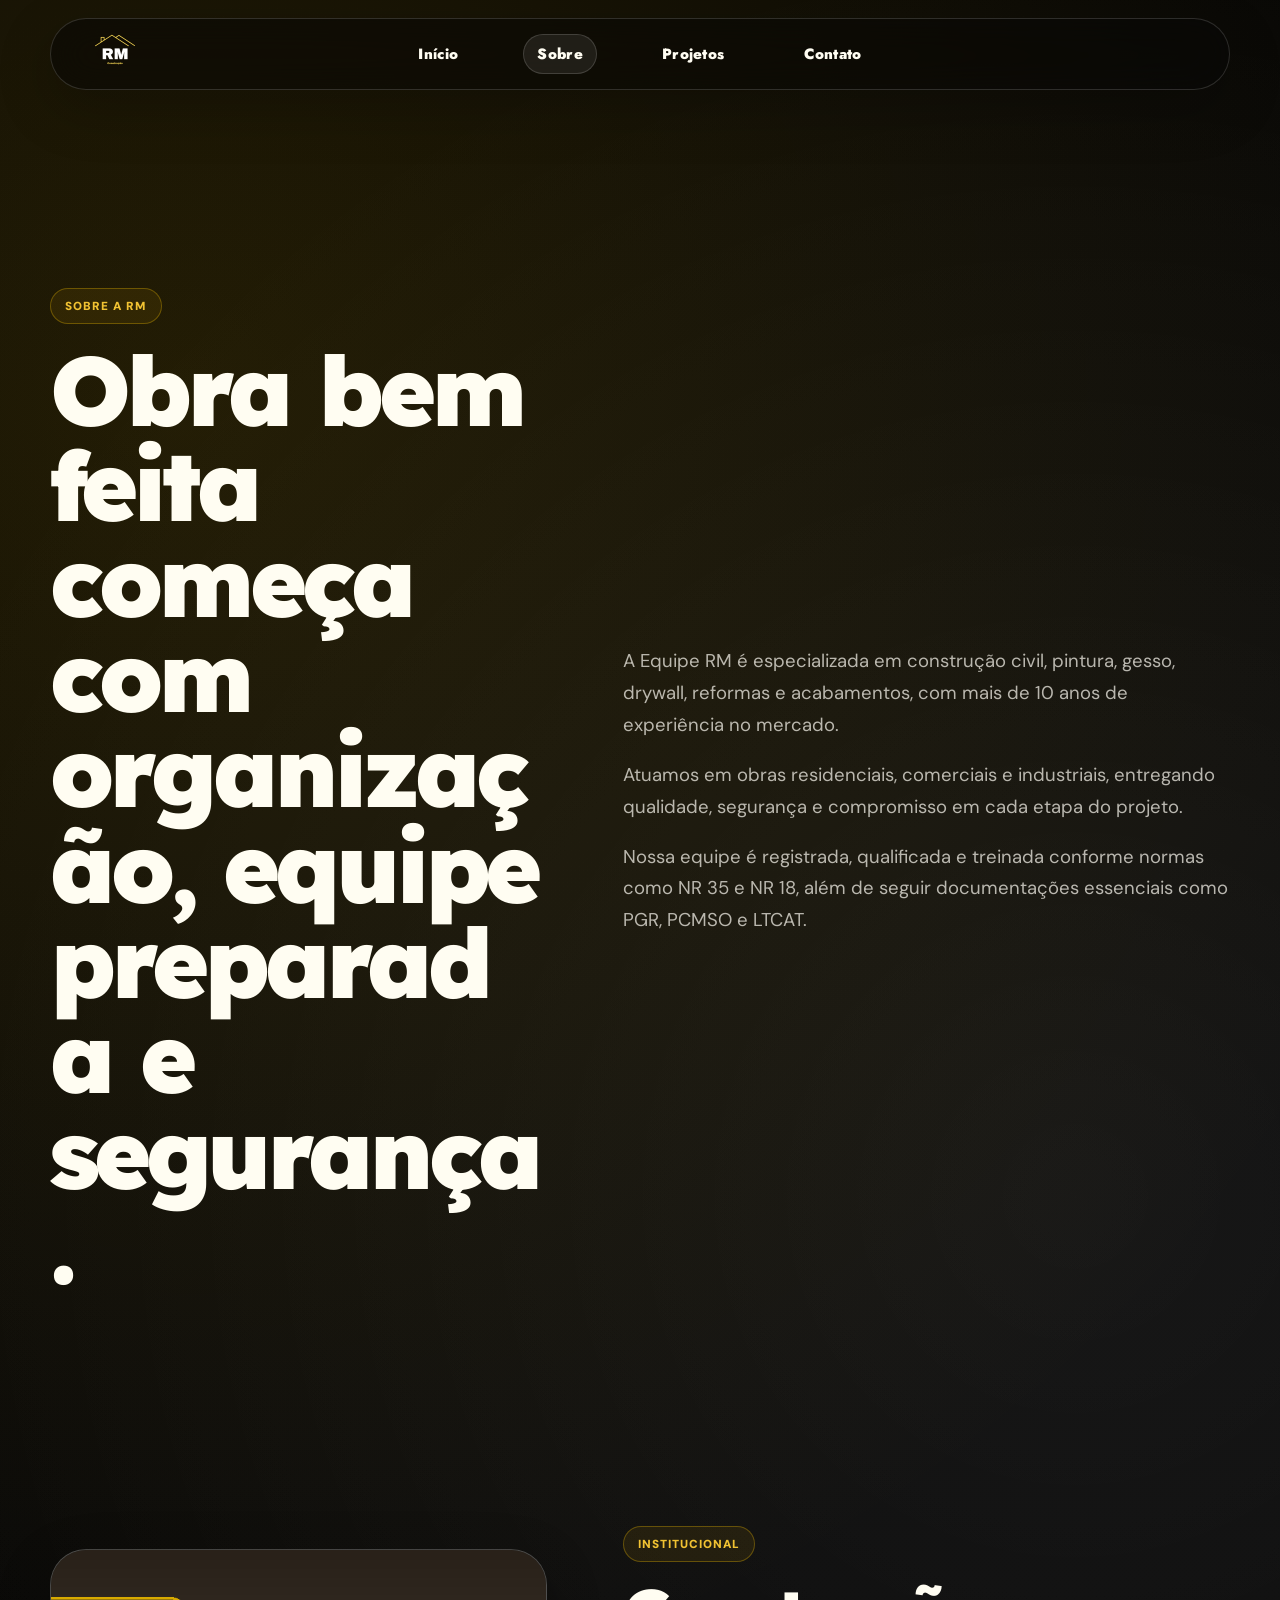
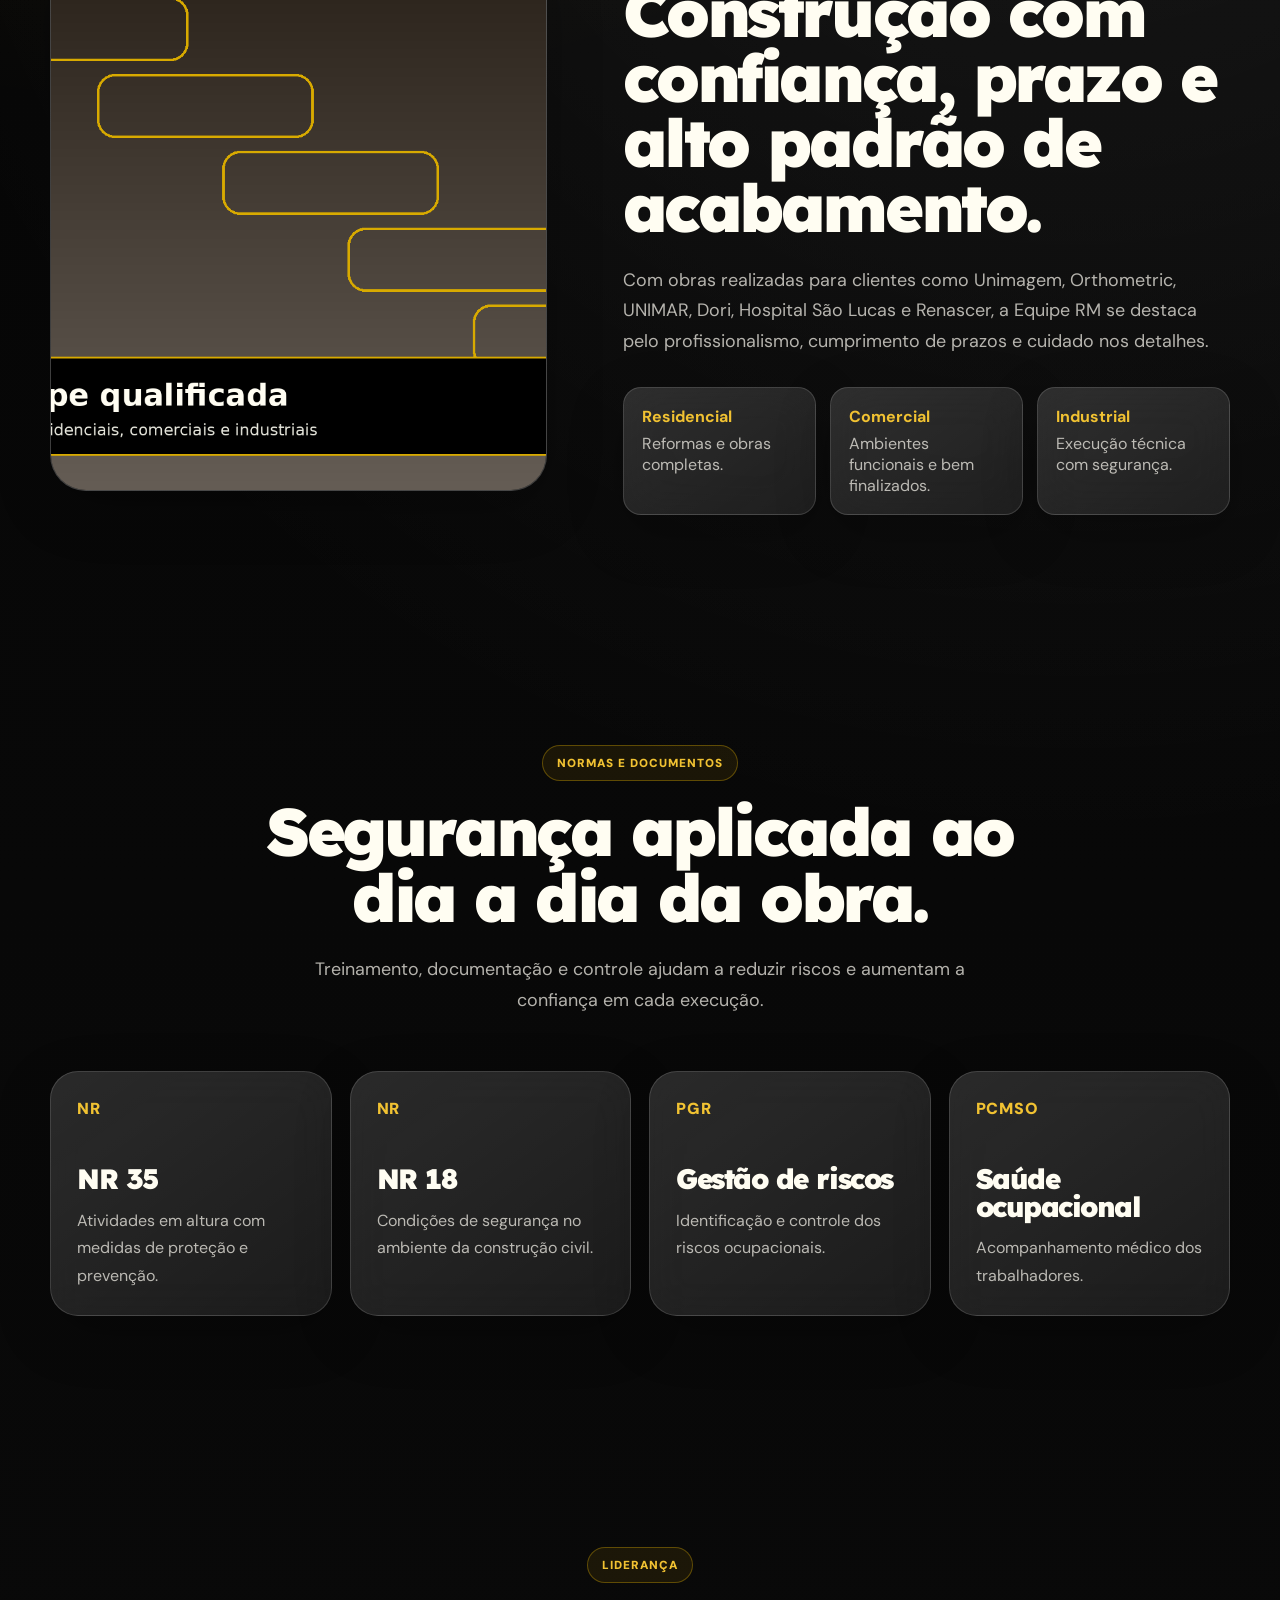
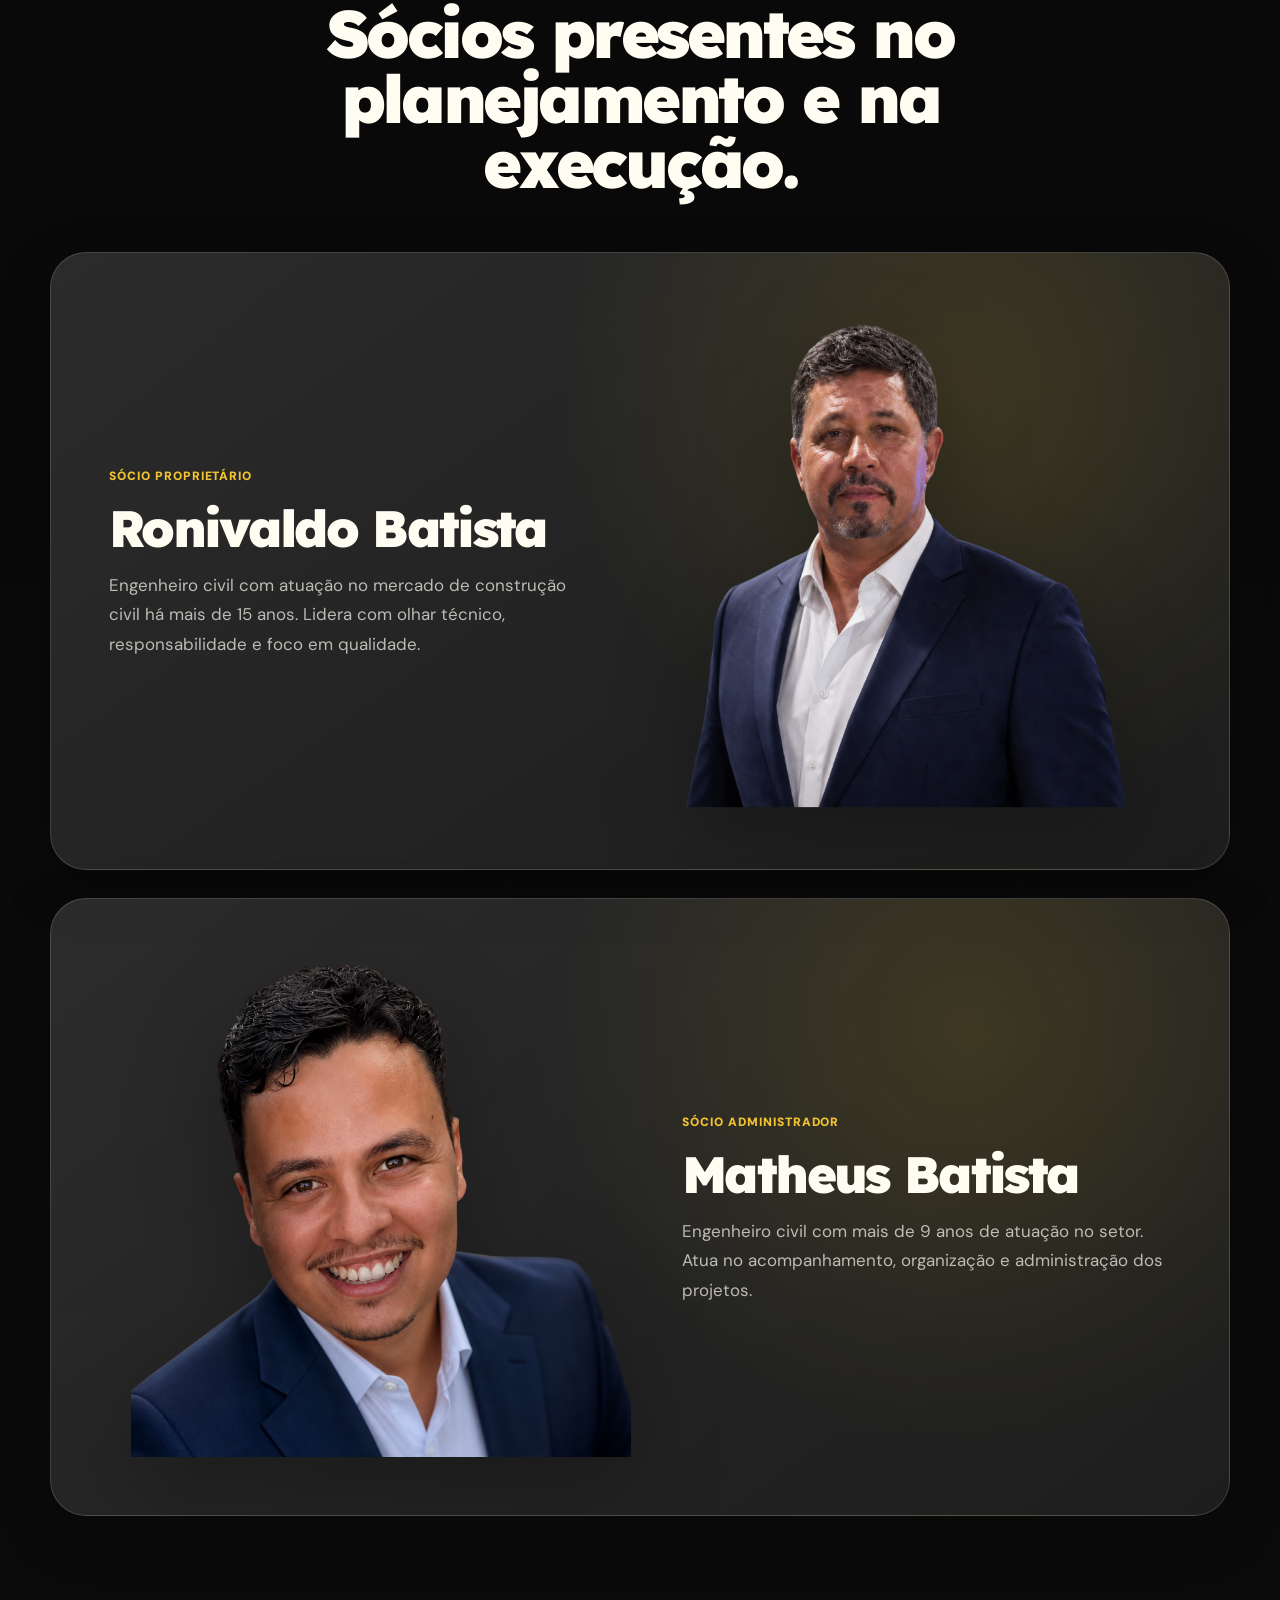
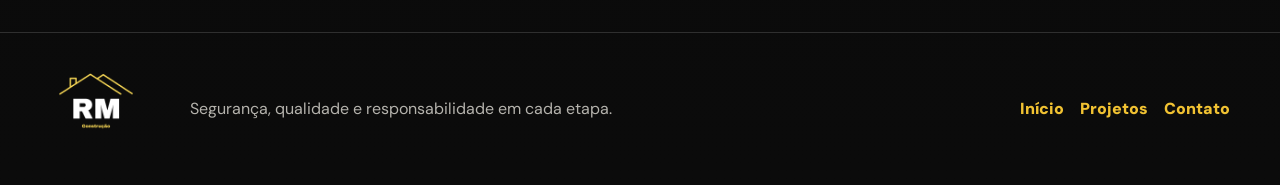
<file: sobre.html>
<!DOCTYPE html>
<html lang="pt-br">
<head>
  <meta charset="UTF-8" />
  <meta name="viewport" content="width=device-width, initial-scale=1.0" />
  <meta name="description" content="Conheça a RM Construção: mais de 10 anos em construção civil, pintura, gesso, drywall, reformas e acabamentos com equipe treinada." />
  <meta name="theme-color" content="#050505" />
  <title>RM Construção | Sobre a empresa</title>
  <link rel="preconnect" href="https://fonts.googleapis.com" />
  <link rel="preconnect" href="https://fonts.gstatic.com" crossorigin />
  <link rel="icon" href="assets/logos/favicon.ico" type="image/x-icon" />
  <link rel="stylesheet" href="css/style.css" />
  <link rel="stylesheet" href="css/responsive.css" />
</head>
<body>
  <header class="site-header" data-header>
    <a class="logo-link" href="index.html" aria-label="Página inicial da RM Construção"><img class="site-logo" data-logo src="assets/logos/logo-white.png" alt="RM Construção" width="132" height="72" /></a>
    <button class="menu-toggle" data-menu-toggle type="button" aria-label="Abrir menu" aria-controls="main-nav" aria-expanded="false"><span></span><span></span></button>
    <nav class="main-nav" id="main-nav" data-nav aria-label="Navegação principal"><a href="index.html">Início</a><a href="sobre.html" class="active">Sobre</a><a href="projetos.html">Projetos</a><a href="contato.html">Contato</a></nav>
  </header>

  <main class="page-main">
    <section class="section-pad page-hero" aria-labelledby="sobre-title">
      <div class="container page-hero-grid">
        <div class="reveal">
          <span class="eyebrow">Sobre a RM</span>
          <h1 id="sobre-title">Obra bem feita começa com organização, equipe preparada e segurança.</h1>
        </div>
        <div class="page-copy reveal">
          <p>A Equipe RM é especializada em construção civil, pintura, gesso, drywall, reformas e acabamentos, com mais de 10 anos de experiência no mercado.</p>
          <p>Atuamos em obras residenciais, comerciais e industriais, entregando qualidade, segurança e compromisso em cada etapa do projeto.</p>
          <p>Nossa equipe é registrada, qualificada e treinada conforme normas como NR 35 e NR 18, além de seguir documentações essenciais como PGR, PCMSO e LTCAT.</p>
        </div>
      </div>
    </section>

    <section class="section-pad company-section" aria-labelledby="empresa-title">
      <div class="container split-grid">
        <figure class="premium-image-card reveal">
          <img src="assets/img/equipe-rm.png" alt="Equipe RM Construção em ambiente de obra profissional" width="860" height="640" loading="lazy" />
        </figure>
        <div class="section-head align-left reveal">
          <span class="eyebrow">Institucional</span>
          <h2 id="empresa-title">Construção com confiança, prazo e alto padrão de acabamento.</h2>
          <p>Com obras realizadas para clientes como Unimagem, Orthometric, UNIMAR, Dori, Hospital São Lucas e Renascer, a Equipe RM se destaca pelo profissionalismo, cumprimento de prazos e cuidado nos detalhes.</p>
          <div class="mini-grid">
            <article><strong>Residencial</strong><span>Reformas e obras completas.</span></article>
            <article><strong>Comercial</strong><span>Ambientes funcionais e bem finalizados.</span></article>
            <article><strong>Industrial</strong><span>Execução técnica com segurança.</span></article>
          </div>
        </div>
      </div>
    </section>

    <section class="section-pad docs-section" aria-labelledby="docs-title">
      <div class="container">
        <div class="section-head reveal">
          <span class="eyebrow">Normas e documentos</span>
          <h2 id="docs-title">Segurança aplicada ao dia a dia da obra.</h2>
          <p>Treinamento, documentação e controle ajudam a reduzir riscos e aumentam a confiança em cada execução.</p>
        </div>
        <div class="cards-grid compact-grid">
          <article class="info-card reveal"><span class="card-number">NR</span><h3>NR 35</h3><p>Atividades em altura com medidas de proteção e prevenção.</p></article>
          <article class="info-card reveal"><span class="card-number">NR</span><h3>NR 18</h3><p>Condições de segurança no ambiente da construção civil.</p></article>
          <article class="info-card reveal"><span class="card-number">PGR</span><h3>Gestão de riscos</h3><p>Identificação e controle dos riscos ocupacionais.</p></article>
          <article class="info-card reveal"><span class="card-number">PCMSO</span><h3>Saúde ocupacional</h3><p>Acompanhamento médico dos trabalhadores.</p></article>
        </div>
      </div>
    </section>

    <section class="section-pad socios-section" aria-labelledby="socios-title">
      <div class="container">
        <div class="section-head reveal">
          <span class="eyebrow">Liderança</span>
          <h2 id="socios-title">Sócios presentes no planejamento e na execução.</h2>
        </div>
        <div class="socios-list">
          <article class="socio-card reveal">
            <div class="socio-copy">
              <span class="socio-kicker">Sócio proprietário</span>
              <h3>Ronivaldo Batista</h3>
              <p>Engenheiro civil com atuação no mercado de construção civil há mais de 15 anos. Lidera com olhar técnico, responsabilidade e foco em qualidade.</p>
            </div>
            <figure class="socio-photo"><img src="assets/img/fundador-r.png" alt="Ronivaldo Batista, sócio proprietário da RM Construção" width="620" height="720" loading="lazy" /></figure>
          </article>

          <article class="socio-card socio-card-reverse reveal">
            <div class="socio-copy">
              <span class="socio-kicker">Sócio administrador</span>
              <h3>Matheus Batista</h3>
              <p>Engenheiro civil com mais de 9 anos de atuação no setor. Atua no acompanhamento, organização e administração dos projetos.</p>
            </div>
            <figure class="socio-photo"><img src="assets/img/fundador-m.png" alt="Matheus Batista, sócio administrador da RM Construção" width="620" height="720" loading="lazy" /></figure>
          </article>
        </div>
      </div>
    </section>
  </main>

  <footer class="site-footer">
    <div class="container footer-grid">
      <a href="index.html" aria-label="RM Construção"><img data-footer-logo src="assets/logos/logo-white.png" alt="RM Construção" width="132" height="72" /></a>
      <p>Segurança, qualidade e responsabilidade em cada etapa.</p>
      <nav aria-label="Links do rodapé"><a href="index.html">Início</a><a href="projetos.html">Projetos</a><a href="contato.html">Contato</a></nav>
    </div>
  </footer>
  <script src="js/main.js"></script>
</body>
</html>
</file>
<file: css/style.css>
@import url('https://fonts.googleapis.com/css2?family=DM+Sans:ital,opsz,wght@0,9..40,100..1000;1,9..40,100..1000&family=Jost:wght@100..900&family=Lexend:wght@100..900&display=swap');

:root {
  --bg: #050505;
  --bg-soft: #0b0b0b;
  --surface: rgba(255, 255, 255, 0.07);
  --surface-strong: rgba(255, 255, 255, 0.12);
  --glass: rgba(255, 255, 255, 0.08);
  --glass-strong: rgba(255, 255, 255, 0.14);
  --glass-nav: rgba(8, 8, 8, 0.58);
  --text: #f6f4ec;
  --heading: #fffdf2;
  --muted: rgba(246, 244, 236, 0.72);
  --line: rgba(255, 255, 255, 0.15);
  --gold: #d8aa00;
  --gold-strong: #f1c232;
  --gold-soft: rgba(216, 170, 0, 0.14);
  --black: #050505;
  --white: #ffffff;
  --shadow: 0 30px 90px rgba(0, 0, 0, 0.42);
  --soft-shadow: 0 18px 55px rgba(0, 0, 0, 0.24);
  --radius-xl: 36px;
  --radius-lg: 28px;
  --radius-md: 18px;
  --container: 1180px;
  --section: clamp(88px, 9vw, 132px);
}

body.theme-day {
  --bg: #ffffff;
  --bg-soft: #f5f3ed;
  --surface: rgba(255, 255, 255, 0.66);
  --surface-strong: rgba(255, 255, 255, 0.88);
  --glass: rgba(255, 255, 255, 0.62);
  --glass-strong: rgba(255, 255, 255, 0.82);
  --glass-nav: rgba(255, 255, 255, 0.72);
  --text: #121212;
  --heading: #050505;
  --muted: rgba(18, 18, 18, 0.68);
  --line: rgba(0, 0, 0, 0.12);
  --gold-soft: rgba(216, 170, 0, 0.12);
  --shadow: 0 28px 80px rgba(0, 0, 0, 0.11);
  --soft-shadow: 0 16px 46px rgba(0, 0, 0, 0.10);
}

* { box-sizing: border-box; margin: 0; padding: 0; }
html { scroll-behavior: smooth; }
body {
  min-height: 100vh;
  overflow-x: hidden;
  background:
    radial-gradient(circle at 15% 8%, var(--gold-soft), transparent 28%),
    radial-gradient(circle at 84% 24%, var(--surface), transparent 32%),
    linear-gradient(180deg, var(--bg), var(--bg-soft));
  color: var(--text);
  font-family: "DM Sans", system-ui, -apple-system, BlinkMacSystemFont, "Segoe UI", sans-serif;
  transition: background 520ms ease, color 520ms ease;
}

img { display: block; max-width: 100%; height: auto; }
a { color: inherit; text-decoration: none; }
button, input, textarea, select { font: inherit; }


/* ================================
   Estabilização global responsiva
   Evita rolagem horizontal, estouro de grids, cards e mídia.
================================ */
html,
body {
  width: 100%;
  max-width: 100%;
  overflow-x: hidden;
}

body {
  min-width: 0;
}

main,
section,
header,
footer,
.container,
.site-header,
.hero-grid,
.split-grid,
.results-grid,
.contact-grid,
.page-hero-grid,
.cards-grid,
.service-grid,
.project-gallery,
.testimonial-grid,
.metric-grid,
.mini-grid,
.socios-list,
.socio-card,
.carousel,
.carousel-track,
.footer-grid {
  min-width: 0;
  max-width: 100%;
}

h1, h2, h3, p, a, span, strong, small, label, input, textarea, select, button {
  overflow-wrap: anywhere;
}

img,
video,
svg,
canvas,
iframe {
  max-width: 100%;
}

.container {
  padding-inline: 0;
}

::selection { background: var(--gold); color: var(--black); }

.container { width: min(var(--container), calc(100% - 40px)); margin-inline: auto; }
.section-pad { padding: var(--section) 0; }
.page-main { padding-top: 98px; }

.site-header {
  position: fixed;
  z-index: 80;
  top: 18px;
  left: 50%;
  width: min(var(--container), calc(100% - 32px));
  transform: translateX(-50%);
  display: grid;
  grid-template-columns: 130px 1fr 130px;
  align-items: center;
  gap: 18px;
  padding: 10px 18px;
  border: 1px solid var(--line);
  border-radius: 999px;
  background: var(--glass-nav);
  backdrop-filter: blur(22px) saturate(160%);
  -webkit-backdrop-filter: blur(22px) saturate(160%);
  box-shadow: var(--soft-shadow);
  transition: 260ms ease;
}
.site-header.is-scrolled { top: 10px; padding-block: 8px; background: var(--glass-strong); }
.logo-link { width: 92px; display: inline-flex; align-items: center; }
.site-logo { width: 92px; height: 50px; object-fit: contain; }
.main-nav { display: flex; justify-content: center; align-items: center; gap: clamp(18px, 4vw, 54px); }
.main-nav a {
  min-height: 38px;
  display: inline-flex;
  align-items: center;
  justify-content: center;
  padding: 8px 13px;
  border: 1px solid transparent;
  border-radius: 999px;
  color: var(--heading);
  font-family: "Jost", sans-serif;
  font-size: .93rem;
  font-weight: 850;
  letter-spacing: .02em;
  transition: 220ms ease;
}
.main-nav a:hover, .main-nav a.active { background: var(--glass); border-color: var(--line); }
.menu-toggle {
  display: none;
  justify-self: end;
  width: 46px;
  height: 46px;
  border: 1px solid var(--line);
  border-radius: 50%;
  background: var(--glass);
  cursor: pointer;
}
.menu-toggle span { display: block; width: 18px; height: 2px; margin: 5px auto; border-radius: 10px; background: var(--heading); transition: 220ms ease; }
.menu-toggle.is-active span:first-child { transform: translateY(7px) rotate(45deg); }
.menu-toggle.is-active span:last-child { transform: translateY(-7px) rotate(-45deg); }

.eyebrow {
  display: inline-flex;
  width: fit-content;
  margin-bottom: 18px;
  padding: 9px 14px;
  border: 1px solid rgba(216, 170, 0, .36);
  border-radius: 999px;
  background: rgba(216, 170, 0, .09);
  color: var(--gold-strong);
  font-size: .73rem;
  font-weight: 950;
  letter-spacing: .09em;
  text-transform: uppercase;
}
h1, h2, h3 { font-family: "Lexend", "DM Sans", sans-serif; color: var(--heading); letter-spacing: -.052em; line-height: .98; }
h1 { font-size: clamp(3.1rem, 7.6vw, 7.1rem); font-weight: 950; }
h2 { font-size: clamp(2.35rem, 5.2vw, 5.2rem); font-weight: 950; }
h3 { font-size: clamp(1.25rem, 2.2vw, 1.75rem); font-weight: 900; }
p { color: var(--muted); line-height: 1.72; }

.hero { min-height: 100vh; display: grid; align-items: center; padding-top: 145px; }
.hero-grid { display: grid; grid-template-columns: minmax(0, .98fr) minmax(360px, .82fr); align-items: center; gap: clamp(34px, 6vw, 74px); }
.hero-content p { max-width: 690px; margin-top: 26px; font-size: clamp(1.05rem, 1.55vw, 1.26rem); }
.hero-actions, .contact-actions { display: flex; flex-wrap: wrap; gap: 14px; margin-top: 34px; }
.btn {
  min-height: 54px;
  display: inline-flex;
  justify-content: center;
  align-items: center;
  gap: 8px;
  padding: 0 24px;
  border: 1px solid transparent;
  border-radius: 999px;
  font-family: "Jost", sans-serif;
  font-weight: 900;
  cursor: pointer;
  transition: transform 220ms ease, box-shadow 220ms ease, background 220ms ease, border-color 220ms ease;
}
.btn:hover { transform: translateY(-3px); }
.btn-primary { background: var(--gold); color: var(--black); box-shadow: 0 18px 42px rgba(216, 170, 0, .22); }
.btn-outline { border-color: var(--line); background: var(--glass); color: var(--heading); backdrop-filter: blur(14px); -webkit-backdrop-filter: blur(14px); }
.trust-row { display: grid; grid-template-columns: repeat(3, 1fr); gap: 12px; margin-top: 38px; }
.trust-row div, .info-card, .service-card, .testimonial-card, .contact-form, .contact-copy, .mini-grid article, .metric-grid article, .feature-list article, .cta-card, .work-card, .carousel, .premium-image-card {
  border: 1px solid var(--line);
  background: linear-gradient(145deg, var(--glass-strong), var(--glass));
  backdrop-filter: blur(22px) saturate(150%);
  -webkit-backdrop-filter: blur(22px) saturate(150%);
  box-shadow: var(--soft-shadow);
}
.trust-row div { padding: 16px; border-radius: var(--radius-md); }
.trust-row strong { display: block; color: var(--gold-strong); }
.trust-row span { display: block; margin-top: 4px; color: var(--muted); font-size: .86rem; }

.hero-visual { position: relative; min-height: 580px; border-radius: var(--radius-xl); overflow: hidden; background: var(--surface); box-shadow: var(--shadow); }
.hero-visual::before { content: ""; position: absolute; inset: 0; z-index: 1; background: linear-gradient(180deg, transparent 40%, rgba(0,0,0,.72)); pointer-events: none; }
body.theme-day .hero-visual::before { background: linear-gradient(180deg, transparent 46%, rgba(255,255,255,.78)); }
.hero-visual img { width: 100%; height: 100%; min-height: 580px; object-fit: cover; }
.hero-visual figcaption { position: absolute; z-index: 2; left: 24px; right: 24px; bottom: 24px; padding: 18px; border: 1px solid var(--line); border-radius: 22px; background: var(--glass-nav); backdrop-filter: blur(18px); }
.hero-visual figcaption strong { display: block; color: var(--heading); font-weight: 900; }
.hero-visual figcaption span { color: var(--muted); }

.section-head { max-width: 850px; margin-inline: auto; text-align: center; }
.section-head p { max-width: 720px; margin: 24px auto 0; font-size: clamp(1rem, 1.4vw, 1.17rem); }
.section-head.align-left { margin-inline: 0; text-align: left; }
.section-head.align-left p { margin-left: 0; }
.cards-grid { display: grid; grid-template-columns: repeat(4, 1fr); gap: 18px; margin-top: 56px; }
.info-card, .service-card { min-height: 255px; padding: 26px; border-radius: var(--radius-lg); transition: 220ms ease; }
.info-card:hover, .service-card:hover, .work-card:hover, .testimonial-card:hover { transform: translateY(-7px); border-color: rgba(216, 170, 0, .42); }
.card-number, .service-card span, .work-card span { color: var(--gold-strong); font-weight: 950; letter-spacing: .05em; }
.info-card h3, .service-card h3 { margin-top: 46px; }
.info-card p, .service-card p { margin-top: 14px; }

.split-grid, .results-grid, .contact-grid, .page-hero-grid { display: grid; grid-template-columns: .9fr 1.1fr; align-items: center; gap: clamp(30px, 6vw, 76px); }
.feature-list { display: grid; gap: 16px; }
.feature-list article { display: grid; grid-template-columns: 42px 1fr; gap: 16px; padding: 22px; border-radius: var(--radius-lg); }
.feature-list article > span { display: grid; place-items: center; width: 42px; height: 42px; border-radius: 50%; background: var(--gold); color: var(--black); font-weight: 900; }
.feature-list p { margin-top: 8px; }
.text-link { display: inline-flex; margin-top: 28px; color: var(--gold-strong); font-weight: 950; }
.service-grid { display: grid; grid-template-columns: repeat(3, 1fr); gap: 18px; margin-top: 56px; }
.metric-grid { display: grid; grid-template-columns: repeat(2, 1fr); gap: 18px; }
.metric-grid article { min-height: 180px; display: grid; align-content: center; padding: 26px; border-radius: var(--radius-lg); }
.metric-grid strong { color: var(--gold-strong); font-family: "Lexend", sans-serif; font-size: clamp(2.6rem, 5vw, 4.8rem); line-height: 1; }
.metric-grid span { margin-top: 8px; color: var(--muted); font-weight: 800; }
.testimonial-grid { display: grid; grid-template-columns: repeat(3, 1fr); gap: 18px; margin-top: 54px; }
.testimonial-card { min-height: 250px; padding: 26px; border-radius: var(--radius-lg); transition: 220ms ease; }
.avatar { width: 48px; height: 48px; display: grid; place-items: center; border-radius: 50%; background: var(--gold); color: var(--black); font-weight: 950; }
.testimonial-card p { margin-top: 22px; font-size: 1.05rem; }
.testimonial-card strong { display: block; margin-top: 22px; color: var(--heading); }
.cta-card { padding: clamp(30px, 6vw, 70px); border-radius: var(--radius-xl); text-align: center; }
.cta-card p { max-width: 680px; margin: 24px auto 0; }
.cta-card .btn { margin-top: 30px; }

.page-hero { padding-top: clamp(138px, 16vw, 190px); }
.page-copy { display: grid; gap: 18px; font-size: clamp(1rem, 1.45vw, 1.18rem); }
.premium-image-card { border-radius: var(--radius-xl); overflow: hidden; }
.premium-image-card img { width: 100%; height: 540px; object-fit: cover; }
.mini-grid { display: grid; grid-template-columns: repeat(3, 1fr); gap: 14px; margin-top: 30px; }
.mini-grid article { padding: 18px; border-radius: var(--radius-md); }
.mini-grid strong { display: block; color: var(--gold-strong); }
.mini-grid span { display: block; margin-top: 6px; color: var(--muted); }
.compact-grid .info-card { min-height: 220px; }

.socios-list { display: grid; gap: 28px; margin-top: 56px; }
.socio-card { display: grid; grid-template-columns: .9fr 1fr; align-items: center; gap: 30px; min-height: 520px; padding: clamp(26px, 5vw, 58px); border: 1px solid var(--line); border-radius: var(--radius-xl); background: linear-gradient(145deg, var(--glass-strong), var(--glass)), radial-gradient(circle at 78% 22%, var(--gold-soft), transparent 40%); overflow: hidden; box-shadow: var(--soft-shadow); }
.socio-card-reverse { grid-template-columns: 1fr .9fr; }
.socio-card-reverse .socio-copy { order: 2; }
.socio-card-reverse .socio-photo { order: 1; }
.socio-kicker { color: var(--gold-strong); font-weight: 950; text-transform: uppercase; letter-spacing: .08em; font-size: .75rem; }
.socio-copy h3 { margin-top: 18px; font-size: clamp(2rem, 4vw, 4rem); }
.socio-copy p { margin-top: 18px; max-width: 520px; font-size: 1.06rem; }
.socio-photo { align-self: end; margin: 0; }
.socio-photo img { width: min(100%, 500px); max-height: 560px; margin-inline: auto; object-fit: contain; object-position: bottom; filter: drop-shadow(0 28px 44px rgba(0,0,0,.26)); }

.project-gallery { display: grid; grid-template-columns: repeat(3, 1fr); gap: 20px; }
.work-card { position: relative; min-height: 430px; border-radius: var(--radius-xl); overflow: hidden; cursor: pointer; transition: 240ms ease; }
.work-card img { width: 100%; height: 100%; min-height: 430px; object-fit: cover; transition: transform 360ms ease; }
.work-card:hover img { transform: scale(1.05); }
.work-card::after { content: ""; position: absolute; inset: 0; background: linear-gradient(180deg, transparent 32%, rgba(0,0,0,.82)); }
.work-card div { position: absolute; z-index: 2; left: 22px; right: 22px; bottom: 22px; }
.work-card h2 { margin-top: 8px; font-size: clamp(1.45rem, 2.7vw, 2.45rem); color: #fffdf2; }
.work-card p { margin-top: 10px; color: rgba(255,255,255,.78); }
.carousel { position: relative; margin-top: 34px; padding: 18px; border-radius: var(--radius-xl); overflow: hidden; }
.carousel-track { display: grid; grid-auto-flow: column; grid-auto-columns: minmax(290px, 42%); gap: 18px; overflow-x: auto; scroll-snap-type: x mandatory; scrollbar-width: none; scroll-behavior: smooth; }
.carousel-track::-webkit-scrollbar { display: none; }
.carousel figure { scroll-snap-align: start; position: relative; overflow: hidden; border-radius: 24px; background: var(--surface); }
.carousel img { width: 100%; height: 360px; object-fit: cover; }
.carousel figcaption { position: absolute; left: 16px; bottom: 16px; padding: 9px 13px; border-radius: 999px; background: rgba(0,0,0,.56); color: #fff; backdrop-filter: blur(14px); font-weight: 850; }
.carousel-btn { position: absolute; z-index: 3; top: 50%; transform: translateY(-50%); width: 46px; height: 46px; border: 1px solid var(--line); border-radius: 50%; background: var(--glass-nav); color: var(--heading); font-size: 2rem; cursor: pointer; opacity: .32; transition: 220ms ease; }
.carousel:hover .carousel-btn { opacity: 1; }
.carousel-btn.prev { left: 24px; }
.carousel-btn.next { right: 24px; }
.project-modal { width: min(620px, calc(100% - 28px)); margin: auto; padding: 34px; border: 1px solid var(--line); border-radius: 30px; background: var(--bg); color: var(--text); box-shadow: var(--shadow); }
.project-modal::backdrop { background: rgba(0,0,0,.62); backdrop-filter: blur(5px); }
.project-modal p { margin: 16px 0 24px; }
.modal-close { position: absolute; top: 12px; right: 16px; width: 38px; height: 38px; border: 0; border-radius: 50%; background: var(--glass); color: var(--heading); font-size: 1.6rem; cursor: pointer; }

.contact-section { min-height: calc(100vh - 98px); display: grid; align-items: center; }
.contact-copy, .contact-form { padding: clamp(24px, 4vw, 44px); border-radius: var(--radius-xl); }
.contact-copy h1 { font-size: clamp(3rem, 6.6vw, 6.2rem); }
.contact-copy p { margin-top: 24px; font-size: 1.08rem; }
.contact-actions.vertical { display: grid; grid-template-columns: 1fr; }
.contact-form { display: grid; gap: 12px; }
.contact-form label { color: var(--heading); font-weight: 850; }
.contact-form input, .contact-form select, .contact-form textarea { width: 100%; min-height: 52px; padding: 13px 15px; border: 1px solid var(--line); border-radius: 16px; background: var(--surface); color: var(--text); outline: none; transition: border-color 200ms ease, box-shadow 200ms ease; }
.contact-form textarea { resize: vertical; min-height: 128px; }
.contact-form input:focus, .contact-form select:focus, .contact-form textarea:focus { border-color: rgba(216,170,0,.58); box-shadow: 0 0 0 4px rgba(216,170,0,.12); }
.contact-form button { margin-top: 8px; }

.site-footer { border-top: 1px solid var(--line); padding: 30px 0; }
.footer-grid { display: grid; grid-template-columns: 120px 1fr auto; align-items: center; gap: 20px; color: var(--muted); }
.footer-grid img { width: 92px; height: auto; }
.footer-grid nav { display: flex; flex-wrap: wrap; gap: 16px; }
.footer-grid a { color: var(--gold-strong); font-weight: 900; }
.footer-large strong { color: var(--heading); display: block; margin-bottom: 4px; }

.reveal { opacity: 0; transform: translateY(26px); transition: opacity 700ms ease, transform 700ms ease; }
.reveal.is-visible { opacity: 1; transform: translateY(0); }

@media (prefers-reduced-motion: reduce) {
  *, *::before, *::after { animation-duration: .001ms !important; animation-iteration-count: 1 !important; scroll-behavior: auto !important; transition-duration: .001ms !important; }
  .reveal { opacity: 1; transform: none; }
}

/* Escolha premium de serviço no formulário */
.service-picker {
  display: grid;
  gap: 12px;
  min-width: 0;
  margin: 2px 0 4px;
  padding: 0;
  border: 0;
}

.service-picker legend {
  padding: 0;
  color: var(--heading);
  font-weight: 900;
}

.service-picker > p {
  max-width: 100%;
  color: var(--muted);
  font-size: .92rem;
  line-height: 1.5;
}

.service-options {
  display: grid;
  grid-template-columns: repeat(2, minmax(0, 1fr));
  gap: 10px;
  min-width: 0;
}

.service-option {
  position: relative;
  isolation: isolate;
  display: grid;
  grid-template-columns: 42px minmax(0, 1fr);
  align-items: center;
  gap: 12px;
  min-width: 0;
  min-height: 88px;
  padding: 14px;
  border: 1px solid var(--line);
  border-radius: 20px;
  background:
    linear-gradient(145deg, var(--glass-strong), var(--glass)),
    radial-gradient(circle at 18% 16%, rgba(216, 170, 0, .12), transparent 38%);
  box-shadow: 0 16px 44px rgba(0, 0, 0, .08);
  cursor: pointer;
  overflow: hidden;
  transition: transform 220ms ease, border-color 220ms ease, box-shadow 220ms ease, background 220ms ease;
}

.service-option::after {
  content: "";
  position: absolute;
  inset: auto 14px 14px auto;
  width: 10px;
  height: 10px;
  border-radius: 999px;
  background: var(--line);
  transition: transform 220ms ease, background 220ms ease, box-shadow 220ms ease;
}

.service-option:hover {
  transform: translateY(-3px);
  border-color: rgba(216, 170, 0, .45);
  box-shadow: 0 20px 54px rgba(0, 0, 0, .16);
}

.service-option input {
  position: absolute;
  inset: 0;
  width: 100%;
  height: 100%;
  opacity: 0;
  cursor: pointer;
}

.service-icon {
  display: inline-grid;
  place-items: center;
  width: 42px;
  height: 42px;
  border: 1px solid rgba(216, 170, 0, .32);
  border-radius: 16px;
  background: rgba(216, 170, 0, .11);
  color: var(--gold-strong);
  font-size: 1.15rem;
  font-weight: 950;
}

.service-text {
  display: grid;
  gap: 4px;
  min-width: 0;
  padding-right: 14px;
}

.service-text strong {
  color: var(--heading);
  font-size: .94rem;
  line-height: 1.1;
}

.service-text small {
  color: var(--muted);
  font-size: .78rem;
  line-height: 1.35;
}

.service-option:has(input:checked) {
  border-color: rgba(216, 170, 0, .72);
  background:
    linear-gradient(145deg, rgba(216, 170, 0, .18), var(--glass-strong)),
    radial-gradient(circle at 18% 16%, rgba(216, 170, 0, .22), transparent 42%);
  box-shadow: 0 20px 58px rgba(216, 170, 0, .12);
}

.service-option:has(input:checked)::after {
  background: var(--gold-strong);
  box-shadow: 0 0 0 6px rgba(216, 170, 0, .14);
  transform: scale(1.05);
}

.service-option:has(input:focus-visible) {
  outline: 3px solid rgba(216, 170, 0, .22);
  outline-offset: 3px;
}
</file>
<file: css/responsive.css>
/* =========================================================
   RESPONSIVE.CSS — base estabilizada RM Construção
   Objetivo: evitar rolagem horizontal e manter layout premium
   Breakpoints: 1180px, 900px, 650px, 430px
========================================================= */

@media (max-width: 1180px) {
  :root {
    --container: 1040px;
  }

  .hero-grid,
  .split-grid,
  .results-grid,
  .contact-grid,
  .page-hero-grid {
    grid-template-columns: minmax(0, 1fr);
  }

  .hero-content,
  .section-head.align-left,
  .contact-copy,
  .page-copy {
    max-width: 860px;
  }

  .hero-visual {
    width: 100%;
    min-height: 500px;
  }

  .hero-visual img {
    min-height: 500px;
  }

  .cards-grid,
  .service-grid,
  .project-gallery,
  .testimonial-grid {
    grid-template-columns: repeat(2, minmax(0, 1fr));
  }

  .socio-card,
  .socio-card-reverse {
    grid-template-columns: minmax(0, .92fr) minmax(0, 1fr);
  }

  .socio-card-reverse {
    grid-template-columns: minmax(0, 1fr) minmax(0, .92fr);
  }
}

@media (max-width: 900px) {
  :root {
    --section: 86px;
  }

  .container {
    width: min(100% - 28px, var(--container));
  }

  .site-header {
    width: calc(100vw - 24px);
    max-width: calc(100vw - 24px);
    grid-template-columns: 96px minmax(0, 1fr) 96px;
    gap: 8px;
    padding: 9px 12px;
  }

  .logo-link,
  .site-logo {
    width: 78px;
  }

  .menu-toggle {
    display: block;
  }

  .main-nav {
    position: absolute;
    top: calc(100% + 12px);
    left: 50%;
    right: auto;
    width: min(380px, calc(100vw - 28px));
    max-width: calc(100vw - 28px);
    display: grid;
    grid-template-columns: 1fr;
    justify-content: stretch;
    gap: 10px;
    padding: 16px;
    border: 1px solid var(--line);
    border-radius: 26px;
    background: var(--glass-nav);
    backdrop-filter: blur(22px) saturate(160%);
    -webkit-backdrop-filter: blur(22px) saturate(160%);
    box-shadow: var(--soft-shadow);
    opacity: 0;
    pointer-events: none;
    transform: translate(-50%, -8px);
    transition: opacity 220ms ease, transform 220ms ease;
    overflow: hidden;
  }

  .main-nav.is-open {
    opacity: 1;
    pointer-events: auto;
    transform: translate(-50%, 0);
  }

  .main-nav a {
    width: 100%;
    min-height: 46px;
    padding-inline: 14px;
    text-align: center;
  }

  .hero {
    min-height: auto;
    padding-top: 126px;
  }

  .page-main {
    padding-top: 86px;
  }

  .page-hero {
    padding-top: 126px;
  }

  .hero-content,
  .section-head,
  .section-head.align-left,
  .page-copy,
  .contact-copy {
    text-align: left;
  }

  .section-head p,
  .section-head.align-left p,
  .hero-content p {
    margin-left: 0;
    margin-right: 0;
  }

  .hero-actions,
  .contact-actions {
    justify-content: flex-start;
  }

  .trust-row,
  .metric-grid,
  .mini-grid {
    grid-template-columns: minmax(0, 1fr);
  }

  .cards-grid,
  .service-grid,
  .project-gallery,
  .testimonial-grid {
    grid-template-columns: repeat(2, minmax(0, 1fr));
  }

  .hero-visual {
    min-height: 430px;
  }

  .hero-visual img {
    min-height: 430px;
  }

  .socio-card,
  .socio-card-reverse {
    grid-template-columns: minmax(0, 1fr);
    min-height: auto;
    text-align: center;
  }

  .socio-card-reverse .socio-copy,
  .socio-card-reverse .socio-photo {
    order: initial;
  }

  .socio-copy {
    max-width: 620px;
    margin-inline: auto;
  }

  .socio-copy p {
    margin-inline: auto;
  }

  .socio-photo img {
    max-height: 470px;
  }

  .carousel {
    width: 100%;
  }

  .carousel-track {
    grid-auto-columns: minmax(260px, 72%);
    max-width: 100%;
    overscroll-behavior-x: contain;
  }

  .footer-grid {
    grid-template-columns: minmax(0, 1fr);
    justify-items: center;
    text-align: center;
  }

  .footer-grid nav {
    justify-content: center;
  }
}

@media (max-width: 650px) {
  :root {
    --section: 76px;
    --radius-xl: 28px;
    --radius-lg: 24px;
  }

  .container {
    width: min(100% - 24px, var(--container));
  }

  .site-header {
    width: calc(100vw - 18px);
    max-width: calc(100vw - 18px);
    grid-template-columns: 78px minmax(0, 1fr) 78px;
    padding: 8px 10px;
  }

  .logo-link,
  .site-logo {
    width: 68px;
    height: 44px;
  }

  h1 {
    font-size: clamp(2.42rem, 12.3vw, 4.2rem);
    line-height: 1.02;
    letter-spacing: -0.06em;
  }

  h2 {
    font-size: clamp(2rem, 9.6vw, 3.65rem);
    line-height: 1.03;
  }

  h3 {
    line-height: 1.08;
  }

  p {
    line-height: 1.68;
  }

  .eyebrow {
    max-width: 100%;
    font-size: .65rem;
    line-height: 1.2;
    white-space: normal;
  }

  .hero-actions,
  .contact-actions,
  .contact-actions.vertical {
    display: grid;
    grid-template-columns: minmax(0, 1fr);
    width: 100%;
  }

  .btn {
    width: 100%;
    min-height: 56px;
    padding-inline: 18px;
  }

  .trust-row,
  .cards-grid,
  .project-gallery,
  .service-grid,
  .testimonial-grid,
  .metric-grid,
  .mini-grid {
    grid-template-columns: minmax(0, 1fr);
  }

  .info-card,
  .service-card,
  .testimonial-card,
  .metric-grid article,
  .feature-list article,
  .work-card {
    min-height: auto;
  }

  .info-card,
  .service-card,
  .testimonial-card,
  .contact-copy,
  .contact-form,
  .cta-card {
    padding: 24px 18px;
  }

  .info-card h3,
  .service-card h3 {
    margin-top: 30px;
  }

  .hero-visual {
    min-height: 350px;
    border-radius: 26px;
  }

  .hero-visual img {
    min-height: 350px;
  }

  .hero-visual figcaption {
    left: 12px;
    right: 12px;
    bottom: 12px;
    padding: 14px;
  }

  .premium-image-card img {
    height: 350px;
  }

  .feature-list article {
    grid-template-columns: minmax(0, 1fr);
  }

  .socio-card,
  .socio-card-reverse {
    padding: 24px 16px 0;
    border-radius: 28px;
  }

  .socio-photo img {
    max-height: 390px;
  }

  .work-card,
  .work-card img {
    min-height: 360px;
  }

  .work-card div {
    left: 18px;
    right: 18px;
    bottom: 18px;
  }

  .carousel {
    padding: 12px;
    margin-inline: 0;
  }

  .carousel-track {
    grid-auto-columns: minmax(235px, 88%);
    gap: 12px;
  }

  .carousel img {
    height: 300px;
  }

  .carousel-btn {
    display: none;
  }

  .project-modal {
    width: calc(100vw - 24px);
    padding: 28px 18px;
  }
}

@media (max-width: 430px) {
  .container {
    width: min(100% - 20px, var(--container));
  }

  .site-header {
    top: max(8px, env(safe-area-inset-top));
    width: calc(100vw - 14px);
    max-width: calc(100vw - 14px);
    grid-template-columns: 70px minmax(0, 1fr) 70px;
    padding: 7px 8px;
  }

  .logo-link,
  .site-logo {
    width: 62px;
    height: 40px;
  }

  .menu-toggle {
    width: 42px;
    height: 42px;
  }

  .main-nav {
    width: calc(100vw - 20px);
    max-width: calc(100vw - 20px);
    padding: 12px;
    border-radius: 22px;
  }

  .hero {
    padding-top: 108px;
  }

  .page-hero {
    padding-top: 112px;
  }

  .page-main {
    padding-top: 78px;
  }

  h1 {
    font-size: clamp(2.22rem, 12.2vw, 3.32rem);
  }

  h2 {
    font-size: clamp(1.9rem, 9.6vw, 3rem);
  }

  .hero-content p,
  .section-head p,
  .page-copy,
  .contact-copy p {
    font-size: .98rem;
  }

  .hero-visual,
  .hero-visual img {
    min-height: 310px;
  }

  .premium-image-card img {
    height: 310px;
  }

  .socio-photo img {
    max-height: 330px;
  }

  .work-card,
  .work-card img {
    min-height: 320px;
  }

  .carousel-track {
    grid-auto-columns: minmax(220px, 90%);
  }

  .carousel img {
    height: 270px;
  }

  .footer-grid nav {
    width: 100%;
    display: grid;
    grid-template-columns: 1fr;
    justify-items: center;
    gap: 10px;
  }
}

/* Estabilização do seletor premium de serviços */
@media (max-width: 650px) {
  .service-options {
    grid-template-columns: 1fr;
  }

  .service-option {
    min-height: 78px;
    border-radius: 18px;
    padding: 13px;
  }
}

@media (max-width: 430px) {
  .service-option {
    grid-template-columns: 38px minmax(0, 1fr);
    gap: 10px;
  }

  .service-icon {
    width: 38px;
    height: 38px;
    border-radius: 14px;
  }

  .service-text strong {
    font-size: .9rem;
  }

  .service-text small {
    font-size: .75rem;
  }
}
</file>
